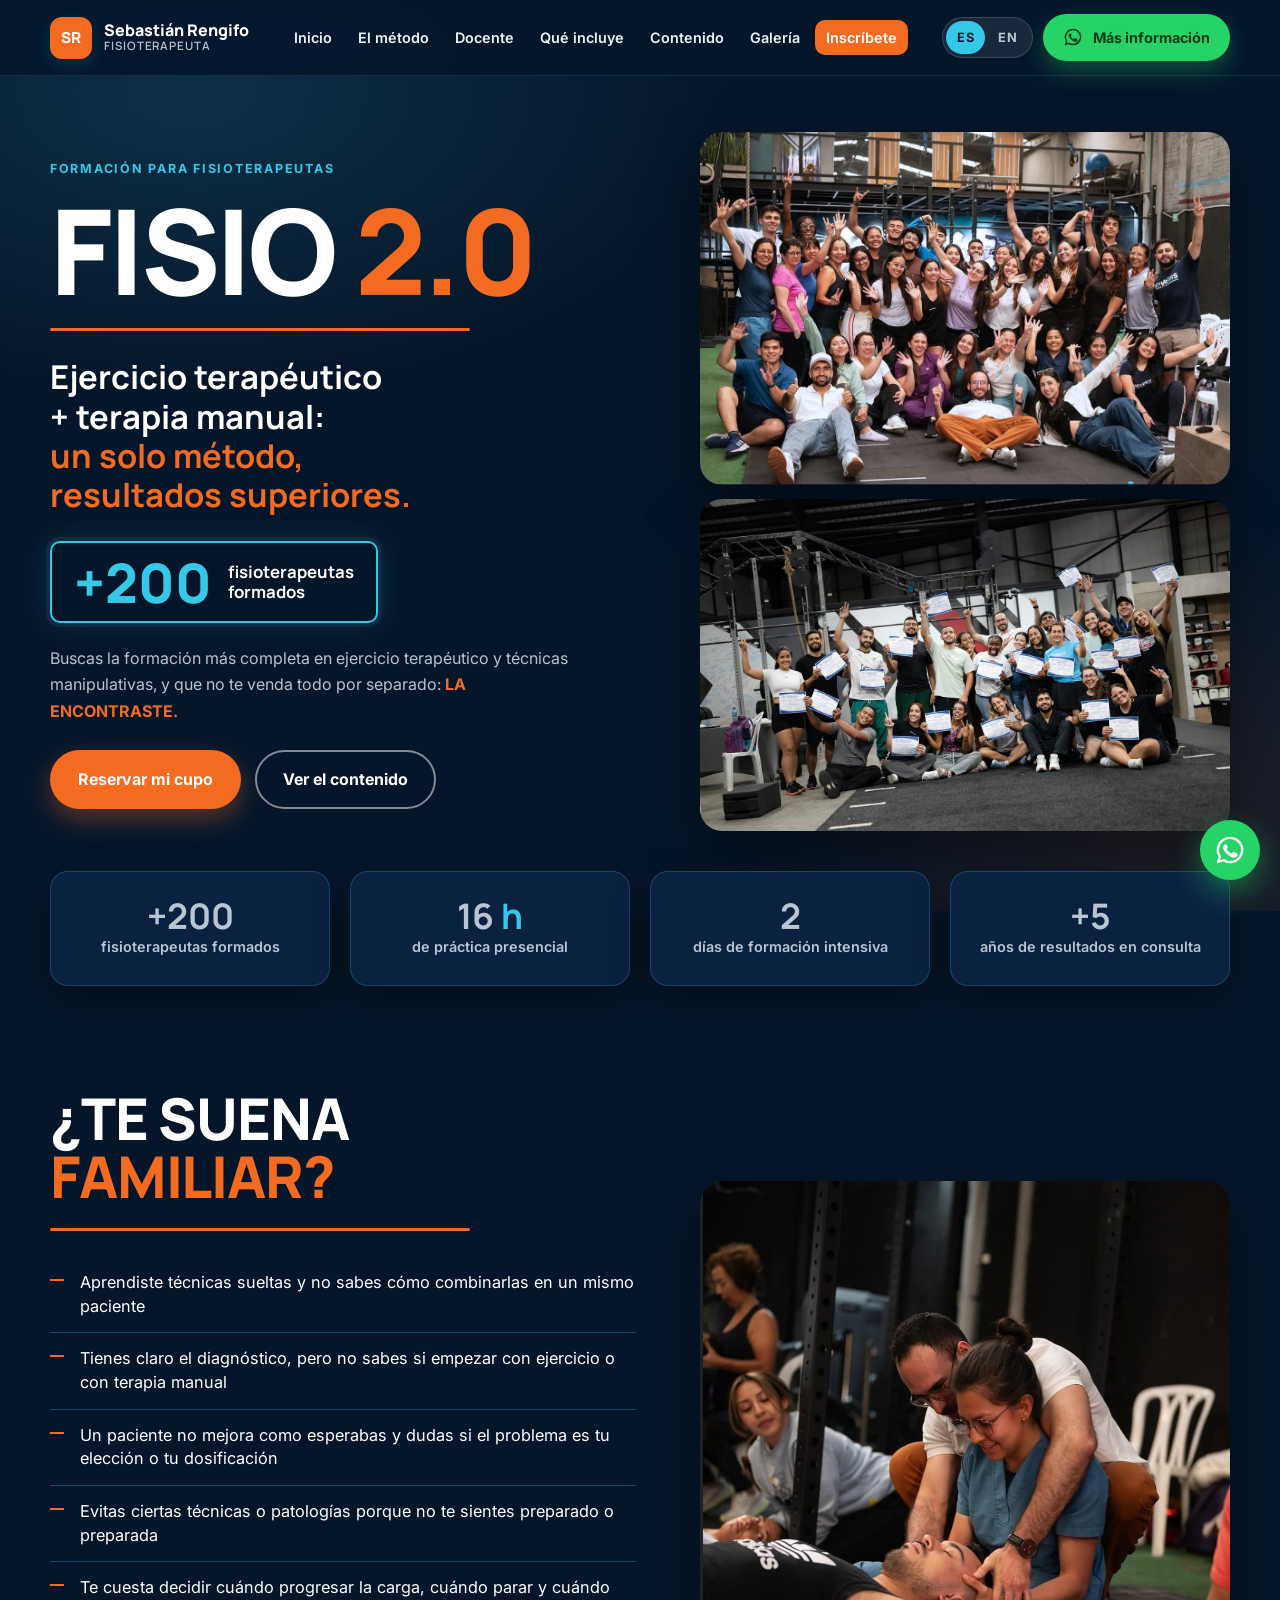
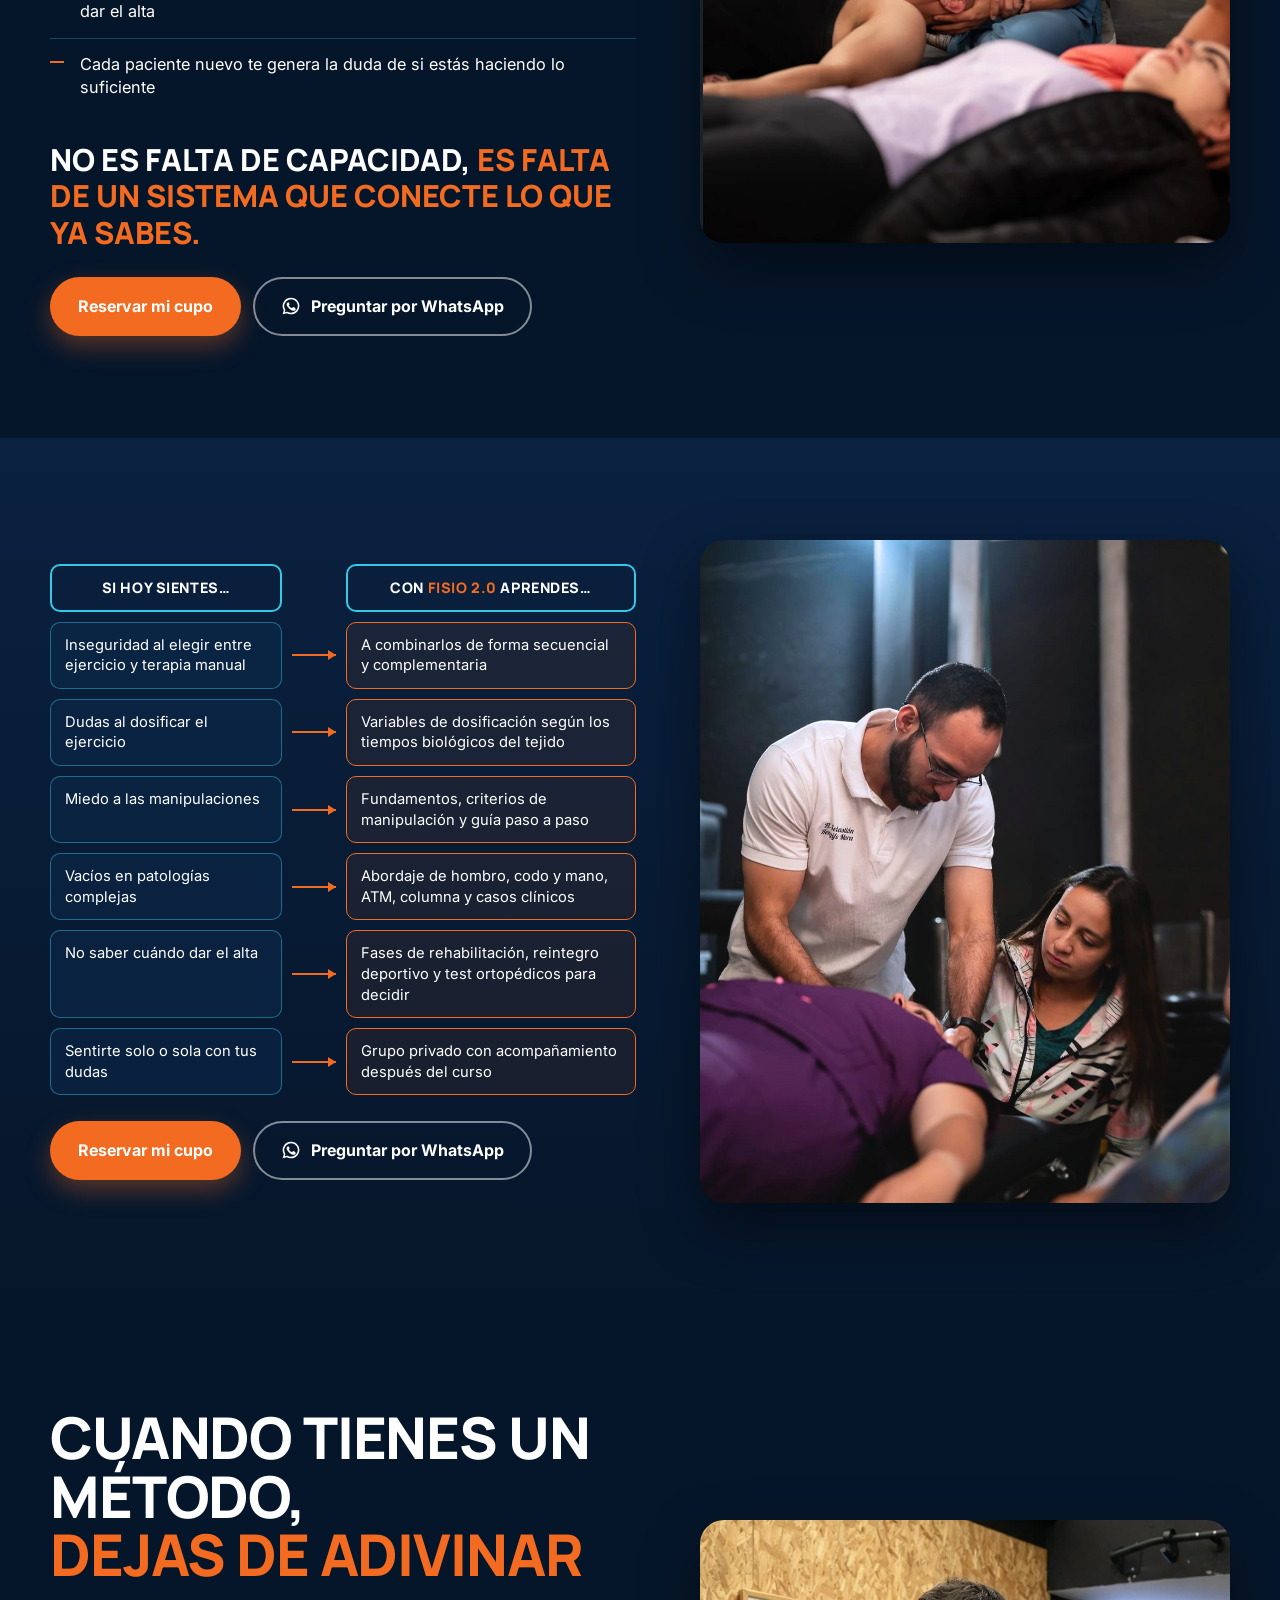
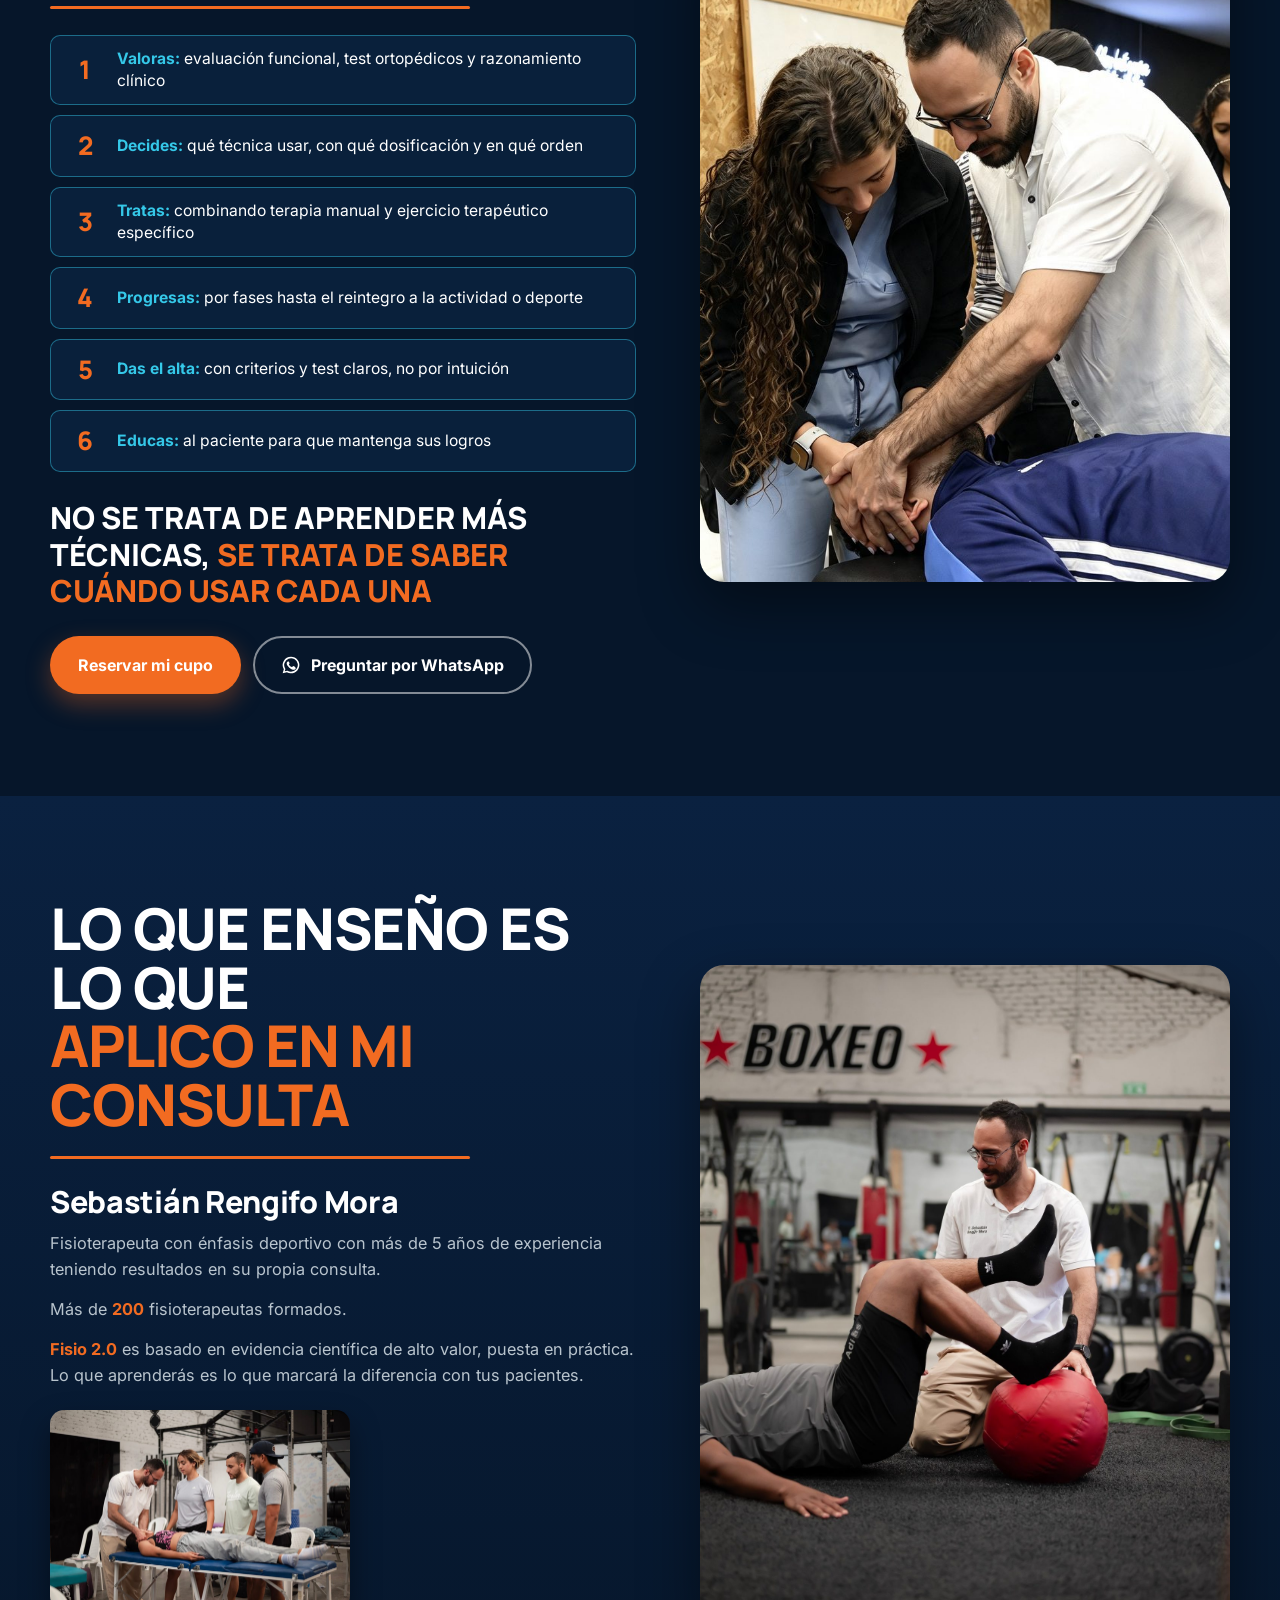
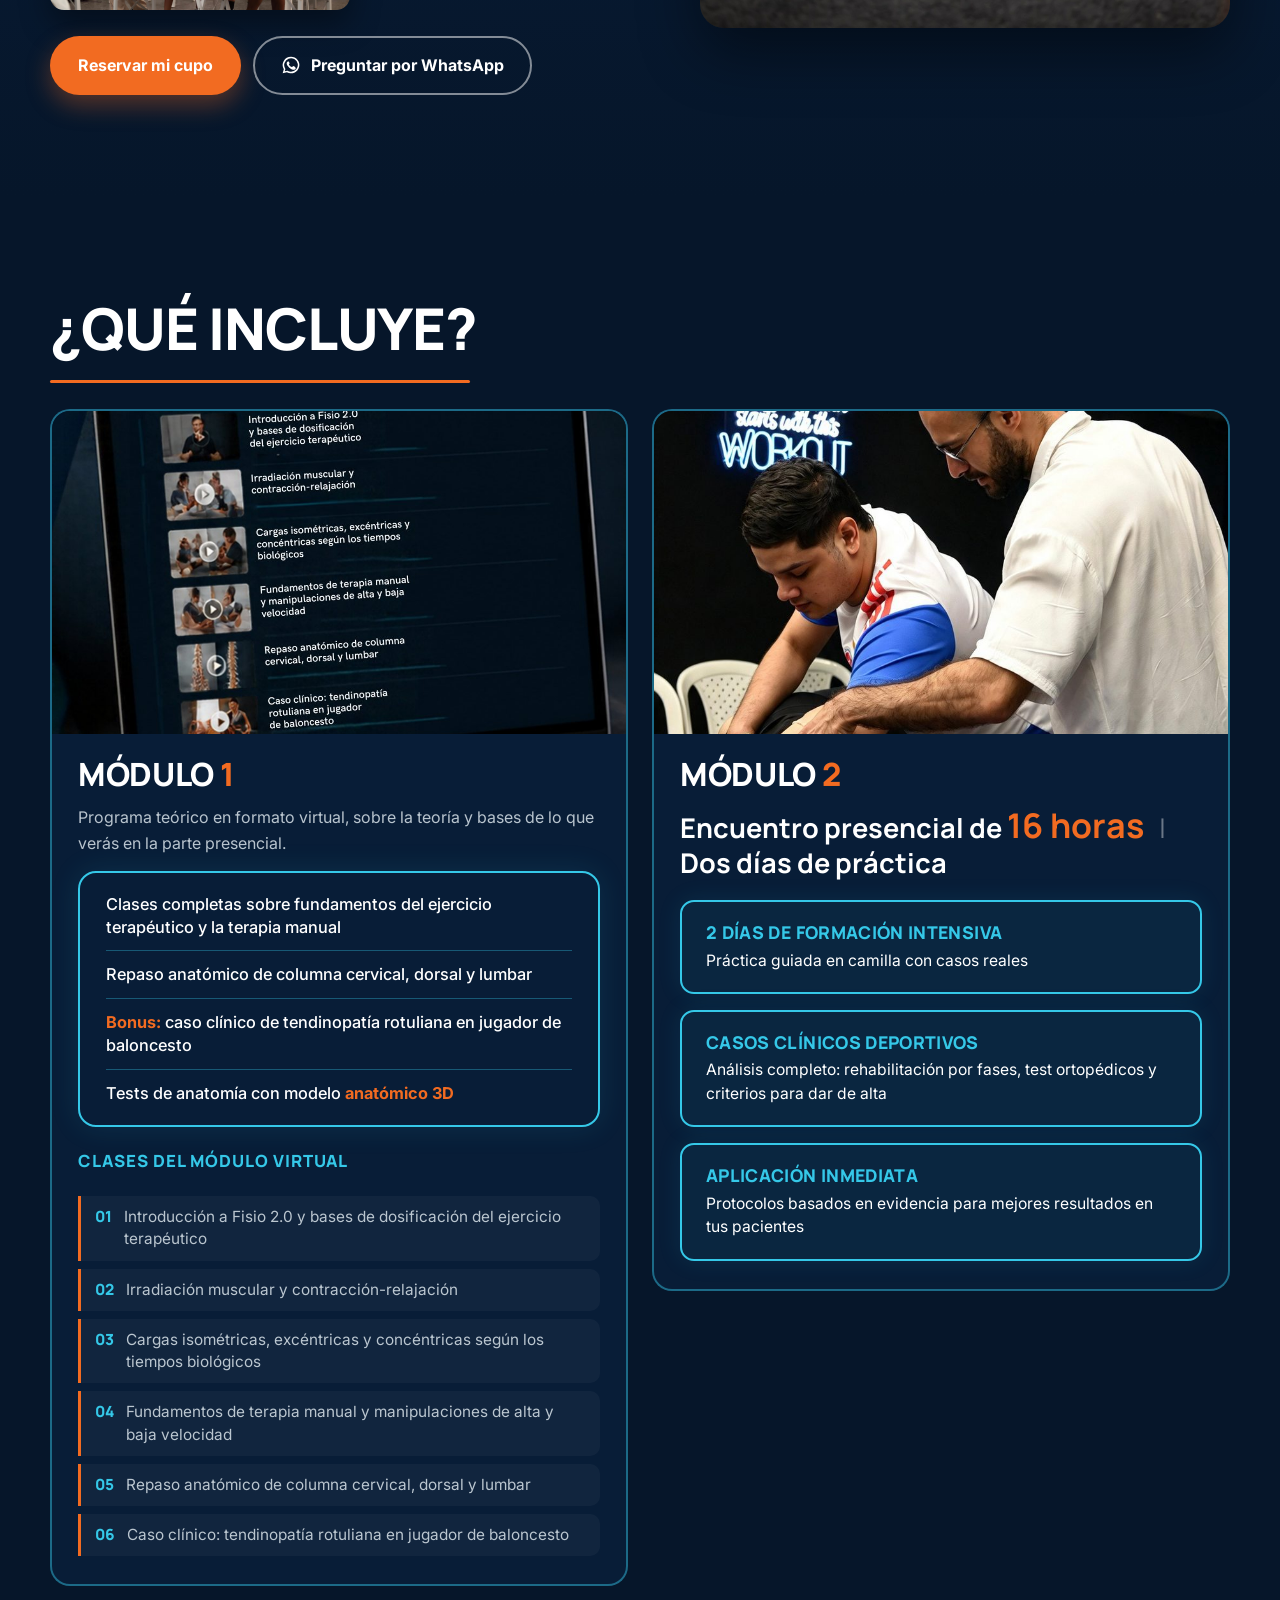
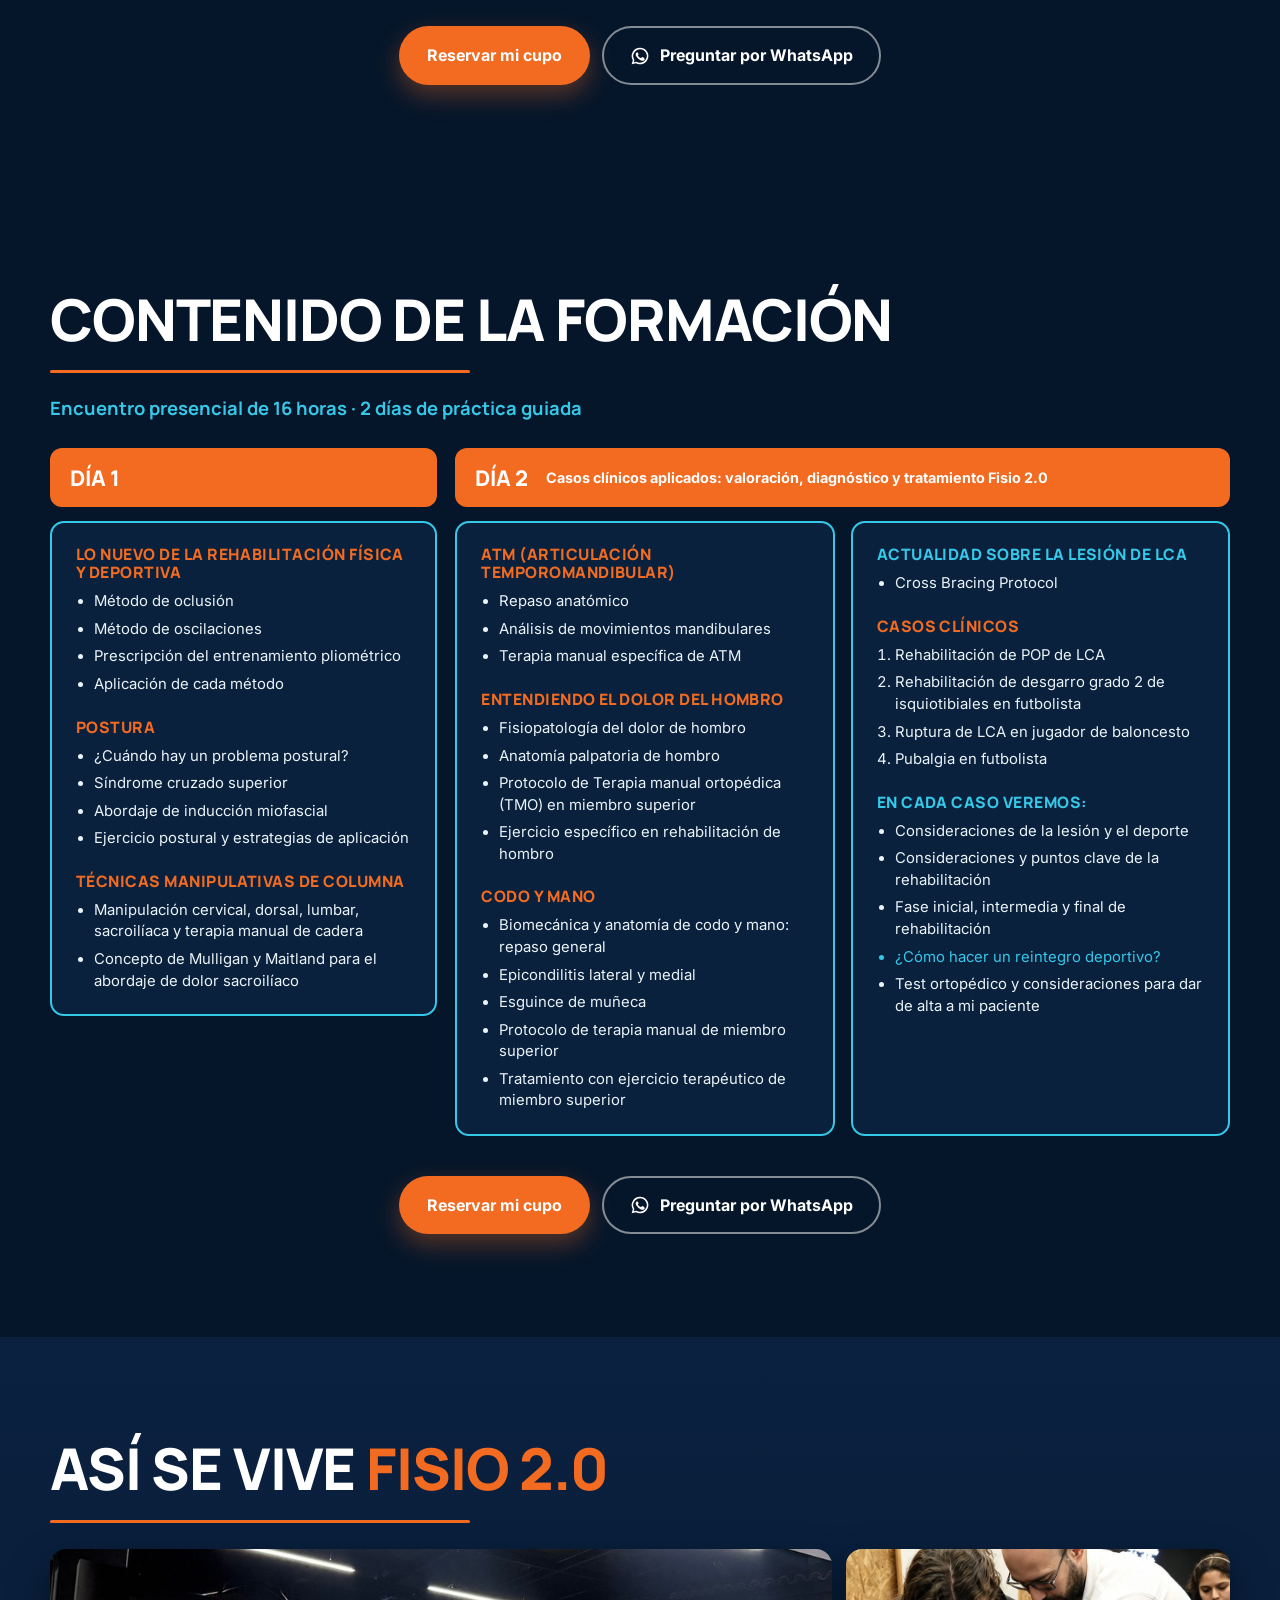
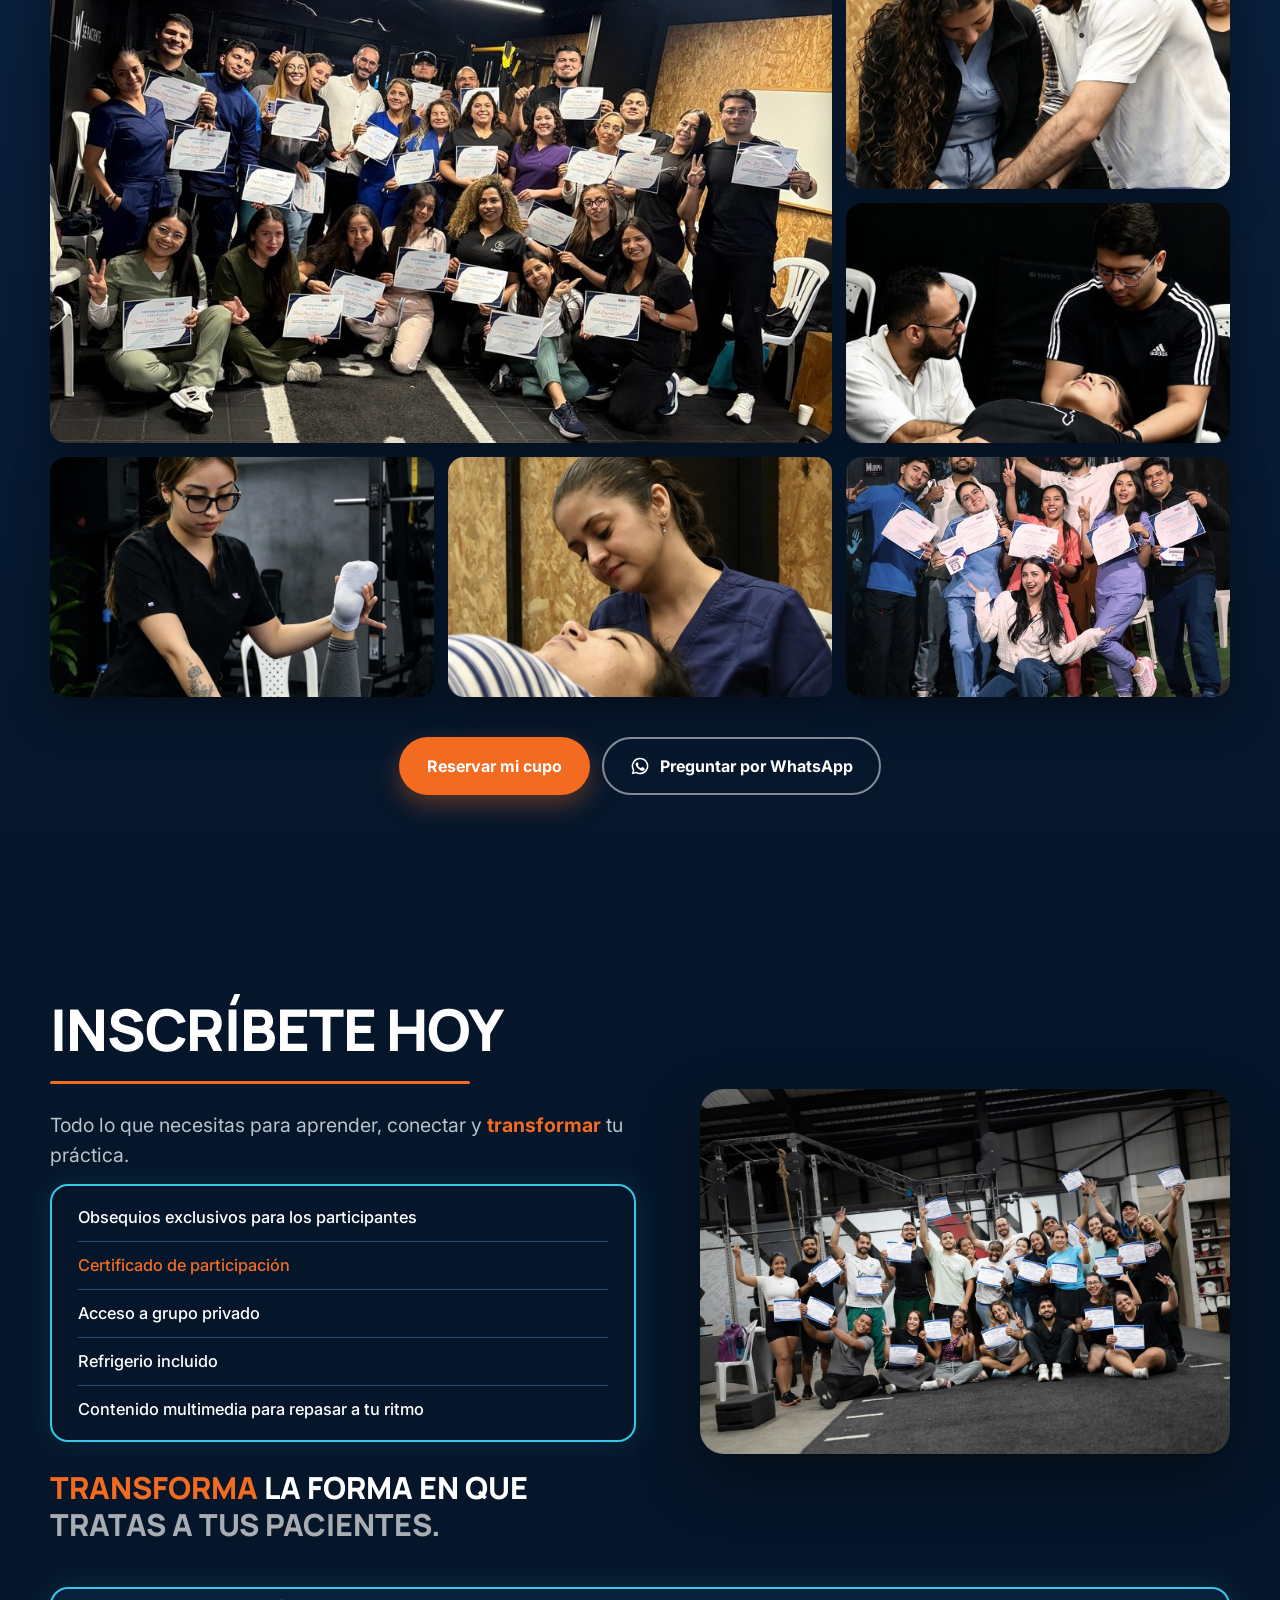
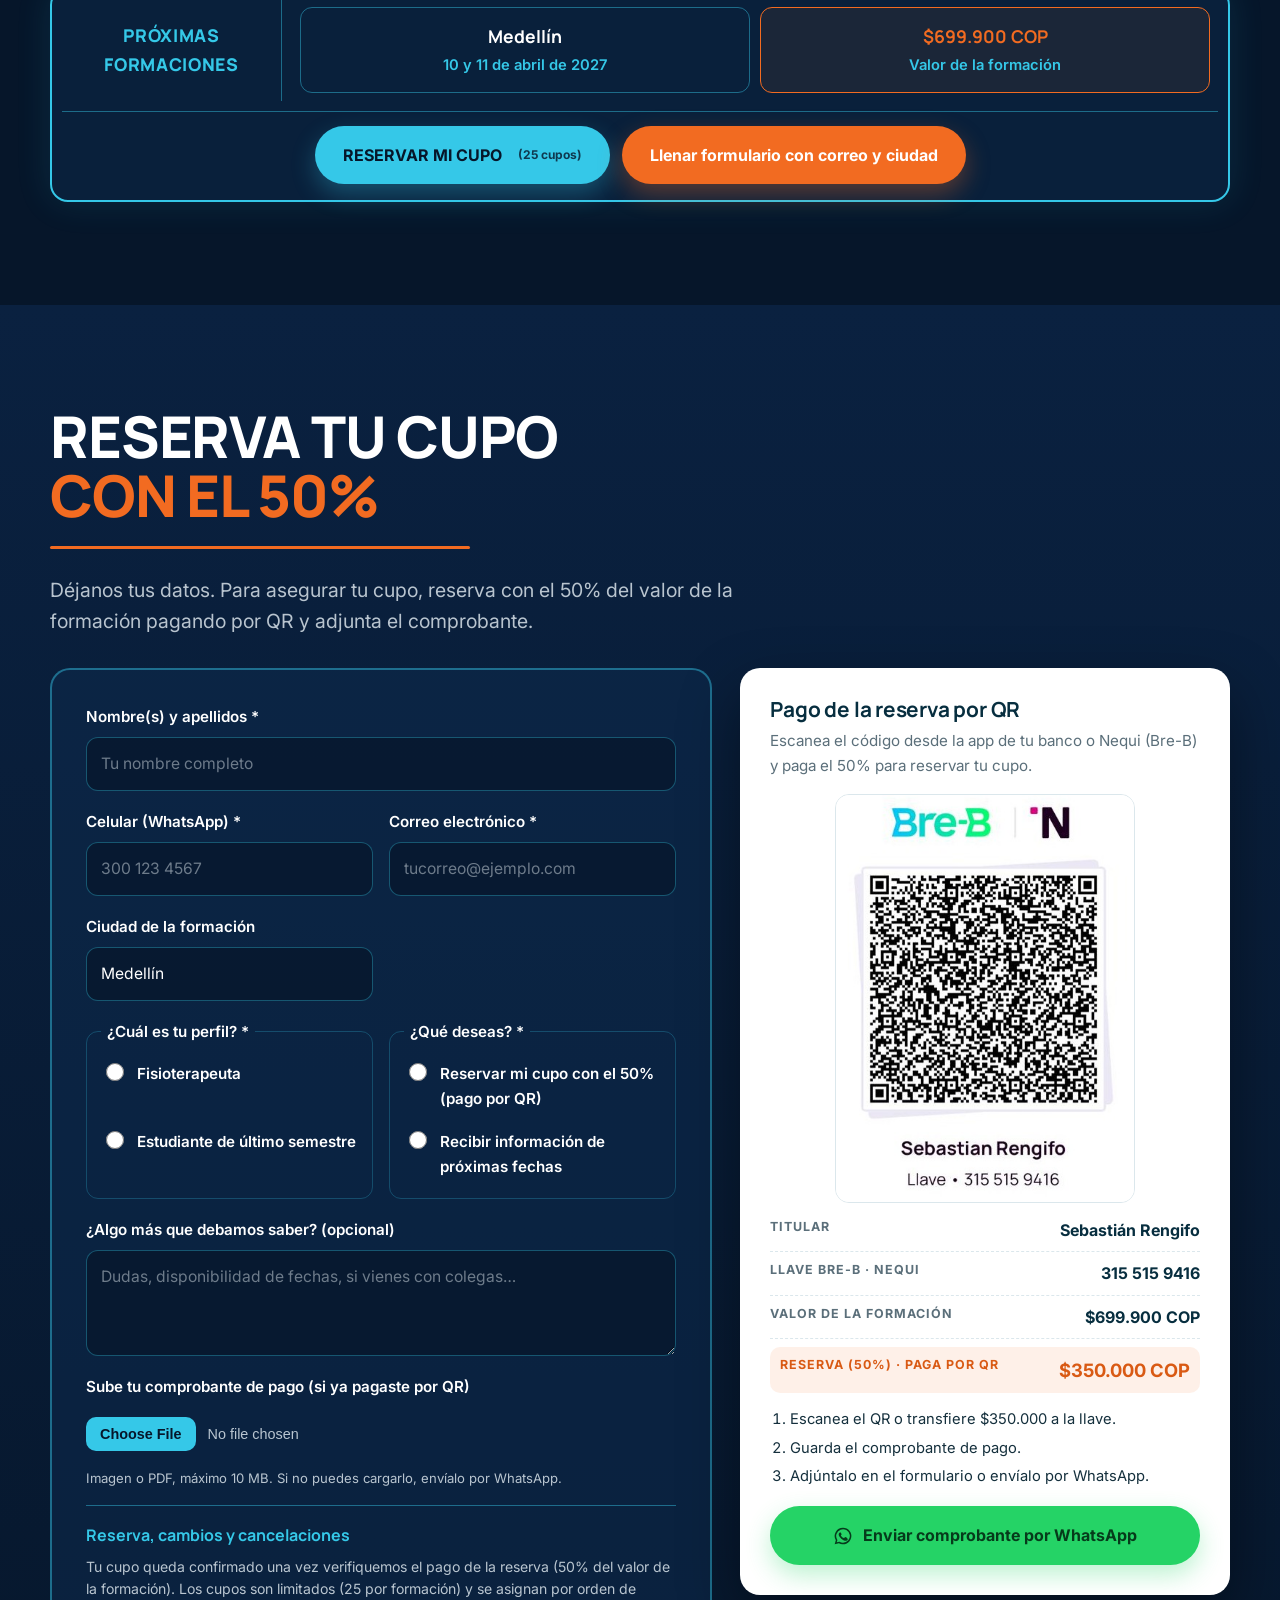
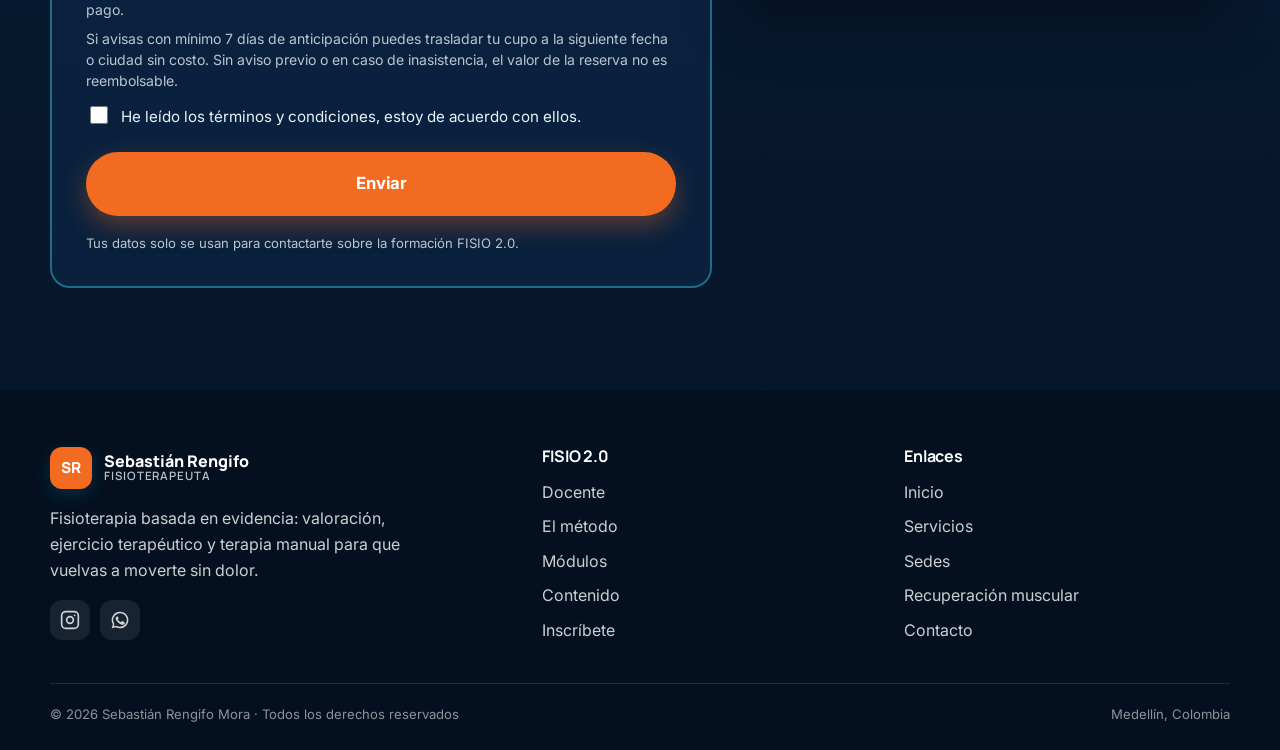
<file: cursos.html>
<!DOCTYPE html>
<html lang="es">
<head>
  <meta charset="UTF-8">
  <meta name="viewport" content="width=device-width, initial-scale=1.0">
  <title data-i18n="cmeta.title">Formación FISIO 2.0 · Ejercicio terapéutico + terapia manual | Sebastián Rengifo</title>
  <meta name="description" data-i18n-content="cmeta.desc" content="Formación FISIO 2.0 para fisioterapeutas y estudiantes de último semestre: módulo virtual + encuentro presencial de 16 horas. Más de 200 fisioterapeutas formados. Reserva tu cupo.">
  <meta name="theme-color" content="#06162a">
  <meta name="keywords" content="curso fisioterapia, formación fisioterapeutas, ejercicio terapéutico, terapia manual, manipulación vertebral, curso fisioterapia Medellín, FISIO 2.0, Sebastián Rengifo">
  <meta name="author" content="Sebastián Rengifo Mora">
  <meta name="robots" content="index, follow, max-image-preview:large">
  <link rel="canonical" href="https://www.fisiosebastianrengifo.com/cursos.html">
  <link rel="alternate" hreflang="es" href="https://www.fisiosebastianrengifo.com/cursos.html">
  <link rel="alternate" hreflang="x-default" href="https://www.fisiosebastianrengifo.com/cursos.html">
  <!-- Open Graph (WhatsApp, Facebook, Instagram, LinkedIn) -->
  <meta property="og:type" content="website">
  <meta property="og:site_name" content="Sebastián Rengifo · Fisioterapeuta">
  <meta property="og:locale" content="es_CO">
  <meta property="og:url" content="https://www.fisiosebastianrengifo.com/cursos.html">
  <meta property="og:title" content="Formación FISIO 2.0 · Ejercicio terapéutico + terapia manual">
  <meta property="og:description" content="Un solo método, resultados superiores. Módulo virtual + 16 horas presenciales en Medellín, 10 y 11 de abril de 2027. +200 fisioterapeutas formados · 25 cupos.">
  <meta property="og:image" content="https://www.fisiosebastianrengifo.com/assets/img/cursos/og-fisio20.jpg">
  <meta property="og:image:secure_url" content="https://www.fisiosebastianrengifo.com/assets/img/cursos/og-fisio20.jpg">
  <meta property="og:image:type" content="image/jpeg">
  <meta property="og:image:width" content="1200">
  <meta property="og:image:height" content="630">
  <meta property="og:image:alt" content="Formación FISIO 2.0 con Sebastián Rengifo: grupo de fisioterapeutas formados">
  <!-- Twitter / X -->
  <meta name="twitter:card" content="summary_large_image">
  <meta name="twitter:title" content="Formación FISIO 2.0 · Ejercicio terapéutico + terapia manual">
  <meta name="twitter:description" content="Módulo virtual + 16 h presenciales en Medellín · 10 y 11 de abril de 2027 · +200 fisioterapeutas formados.">
  <meta name="twitter:image" content="https://www.fisiosebastianrengifo.com/assets/img/cursos/og-fisio20.jpg">
  <link rel="icon" href="assets/favicon.svg" type="image/svg+xml">
  <link rel="preconnect" href="https://fonts.googleapis.com">
  <link rel="preconnect" href="https://fonts.gstatic.com" crossorigin>
  <link href="https://fonts.googleapis.com/css2?family=Inter:wght@400;500;600;700&family=Manrope:wght@600;700;800&display=swap" rel="stylesheet">
  <link rel="stylesheet" href="css/styles.css">
  <!-- Datos estructurados para Google (curso / evento) -->
  <script type="application/ld+json">
  {
    "@context": "https://schema.org",
    "@type": "Course",
    "name": "Formación FISIO 2.0 · Ejercicio terapéutico + terapia manual",
    "description": "Formación para fisioterapeutas y estudiantes de último semestre: módulo virtual de clases pregrabadas + encuentro presencial de 16 horas con práctica guiada, casos clínicos deportivos y técnicas manipulativas.",
    "url": "https://www.fisiosebastianrengifo.com/cursos.html",
    "image": "https://www.fisiosebastianrengifo.com/assets/img/cursos/og-fisio20.jpg",
    "provider": { "@type": "Organization", "name": "Sebastián Rengifo · Fisioterapeuta", "url": "https://www.fisiosebastianrengifo.com/" },
    "instructor": { "@type": "Person", "name": "Sebastián Rengifo Mora", "jobTitle": "Fisioterapeuta con énfasis deportivo" },
    "inLanguage": "es",
    "offers": { "@type": "Offer", "price": "699900", "priceCurrency": "COP", "availability": "https://schema.org/LimitedAvailability", "url": "https://www.fisiosebastianrengifo.com/cursos.html#formulario", "validFrom": "2026-11-01" },
    "hasCourseInstance": {
      "@type": "CourseInstance", "courseMode": ["online", "onsite"], "courseWorkload": "PT16H",
      "startDate": "2027-04-10", "endDate": "2027-04-11",
      "location": { "@type": "Place", "name": "Medellín, Colombia", "address": { "@type": "PostalAddress", "addressLocality": "Medellín", "addressRegion": "Antioquia", "addressCountry": "CO" } }
    }
  }
  </script>
</head>
<body class="page-fisio">

<header class="header" id="header">
  <div class="container nav">
    <a href="index.html" class="brand" aria-label="Sebastián Rengifo Fisioterapia">
      <span class="brand-mark">SR</span>
      <span class="brand-text">Sebastián Rengifo <small data-i18n="brand.sub">Fisioterapeuta</small></span>
    </a>
    <nav aria-label="Principal">
      <ul class="nav-links" id="navLinks">
        <li><a href="index.html" data-i18n="nav.home">Inicio</a></li>
        <li><a href="#metodo" data-i18n="cnav.method">El método</a></li>
        <li><a href="#docente" data-i18n="cnav.teacher">Docente</a></li>
        <li><a href="#modulos" data-i18n="cnav.modules">Qué incluye</a></li>
        <li><a href="#contenido" data-i18n="cnav.content">Contenido</a></li>
        <li><a href="#galeria" data-i18n="cnav.gallery">Galería</a></li>
        <li><a href="#inscripcion" class="nav-cta" data-i18n="cnav.enroll">Inscríbete</a></li>
      </ul>
    </nav>
    <div class="nav-actions">
      <div class="lang-toggle" role="group" aria-label="Idioma / Language">
        <button type="button" data-lang="es" class="active">ES</button>
        <button type="button" data-lang="en">EN</button>
      </div>
      <a class="btn btn-whatsapp btn-sm" data-wa="Hola Sebastián, quiero información sobre la formación FISIO 2.0." data-i18n-wa="wa.course" target="_blank" rel="noopener">
        <svg viewBox="0 0 24 24" fill="currentColor"><path d="M12 2a10 10 0 0 0-8.6 15.1L2 22l5.1-1.3A10 10 0 1 0 12 2zm0 18.2a8.2 8.2 0 0 1-4.2-1.2l-.3-.2-3 .8.8-2.9-.2-.3A8.2 8.2 0 1 1 12 20.2zm4.5-6.1c-.2-.1-1.5-.7-1.7-.8s-.4-.1-.6.1-.6.8-.8 1-.3.2-.5.1a6.7 6.7 0 0 1-3.3-2.9c-.3-.4.2-.4.7-1.3.1-.2 0-.3 0-.4l-.8-1.8c-.2-.5-.4-.4-.6-.4h-.5a1 1 0 0 0-.7.3 3 3 0 0 0-.9 2.2 5.2 5.2 0 0 0 1.1 2.8 12 12 0 0 0 4.6 4.1c1.7.7 2.4.8 3.2.7a2.8 2.8 0 0 0 1.8-1.3 2.2 2.2 0 0 0 .2-1.3c-.1-.1-.3-.2-.5-.3z"/></svg>
        <span data-i18n="cnav.info">Más información</span>
      </a>
      <button class="menu-btn" id="menuBtn" aria-label="Abrir menú" aria-expanded="false"><span></span><span></span><span></span></button>
    </div>
  </div>
</header>

<main class="f2">

<!-- ================= 1. PORTADA ================= -->
<section class="f2-hero" id="inicio">
  <div class="container f2-hero-grid">
    <div class="reveal-left">
      <span class="f2-eyebrow" data-i18n="f2.hero.eyebrow">Formación para fisioterapeutas</span>
      <h1 class="f2-logo">FISIO <span>2.0</span></h1>
      <div class="f2-rule"></div>
      <p class="f2-hero-sub" data-i18n-html="f2.hero.sub">Ejercicio terapéutico<br>+ terapia manual:<br><em>un solo método,<br>resultados superiores.</em></p>
      <div class="f2-counter">
        <strong><span class="counter" data-target="200" data-prefix="+">+200</span></strong>
        <span data-i18n-html="f2.hero.counter">fisioterapeutas<br>formados</span>
      </div>
      <p class="f2-hero-text" data-i18n-html="f2.hero.p1">Buscas la formación más completa en ejercicio terapéutico y técnicas manipulativas, y que no te venda todo por separado: <em>LA ENCONTRASTE.</em></p>
      <div class="hero-actions">
        <a class="btn f2-btn-orange" href="#inscripcion" data-i18n="f2.hero.cta1">Reservar mi cupo</a>
        <a class="btn btn-ghost-light" href="#contenido" data-i18n="f2.hero.cta2">Ver el contenido</a>
      </div>
    </div>
    <div class="f2-hero-photos reveal-right">
      <img src="assets/img/cursos/brochure-grupo.jpg" alt="Grupo de fisioterapeutas formados en FISIO 2.0" fetchpriority="high">
      <img src="assets/img/cursos/grupo.jpg" alt="Participantes con sus certificados FISIO 2.0" loading="lazy">
    </div>
  </div>
</section>

<!-- ================= STATS ================= -->
<section class="container">
  <div class="stats f2-stats reveal" data-stagger>
    <div class="stat" style="--i:0"><strong><span class="counter" data-target="200" data-prefix="+"></span></strong><span data-i18n="cstats.physios">fisioterapeutas formados</span></div>
    <div class="stat" style="--i:1"><strong><span class="counter" data-target="16"></span> h</strong><span data-i18n="cstats.hours">de práctica presencial</span></div>
    <div class="stat" style="--i:2"><strong><span class="counter" data-target="2"></span></strong><span data-i18n="cstats.days">días de formación intensiva</span></div>
    <div class="stat" style="--i:3"><strong><span class="counter" data-target="5" data-prefix="+"></span></strong><span data-i18n="cstats.years">años de resultados en consulta</span></div>
  </div>
</section>

<!-- ================= 2. ¿TE SUENA FAMILIAR? ================= -->
<section class="f2-section" id="familiar">
  <div class="container f2-split">
    <div class="reveal-left">
      <h2 class="f2-title" data-i18n-html="f2.fam.title">¿TE SUENA<br><span>FAMILIAR?</span></h2>
      <div class="f2-rule"></div>
      <ul class="f2-pain-list reveal" data-stagger>
        <li style="--i:0" data-i18n="f2.fam.l1">Aprendiste técnicas sueltas y no sabes cómo combinarlas en un mismo paciente</li>
        <li style="--i:1" data-i18n="f2.fam.l2">Tienes claro el diagnóstico, pero no sabes si empezar con ejercicio o con terapia manual</li>
        <li style="--i:2" data-i18n="f2.fam.l3">Un paciente no mejora como esperabas y dudas si el problema es tu elección o tu dosificación</li>
        <li style="--i:3" data-i18n="f2.fam.l4">Evitas ciertas técnicas o patologías porque no te sientes preparado o preparada</li>
        <li style="--i:4" data-i18n="f2.fam.l5">Te cuesta decidir cuándo progresar la carga, cuándo parar y cuándo dar el alta</li>
        <li style="--i:5" data-i18n="f2.fam.l6">Cada paciente nuevo te genera la duda de si estás haciendo lo suficiente</li>
      </ul>
      <p class="f2-claim" data-i18n-html="f2.fam.claim">NO ES FALTA DE CAPACIDAD, <em>ES FALTA DE UN SISTEMA QUE CONECTE LO QUE YA SABES.</em></p>
      <div class="f2-cta">
        <a class="btn f2-btn-orange" href="#formulario" data-i18n="f2.cta.reserve">Reservar mi cupo</a>
        <a class="btn btn-ghost-light" data-wa="Hola Sebastián, quiero información sobre la formación FISIO 2.0." data-i18n-wa="wa.course" target="_blank" rel="noopener"><svg viewBox="0 0 24 24" fill="currentColor"><path d="M12 2a10 10 0 0 0-8.6 15.1L2 22l5.1-1.3A10 10 0 1 0 12 2zm0 18.2a8.2 8.2 0 0 1-4.2-1.2l-.3-.2-3 .8.8-2.9-.2-.3A8.2 8.2 0 1 1 12 20.2zm4.5-6.1c-.2-.1-1.5-.7-1.7-.8s-.4-.1-.6.1-.6.8-.8 1-.3.2-.5.1a6.7 6.7 0 0 1-3.3-2.9c-.3-.4.2-.4.7-1.3.1-.2 0-.3 0-.4l-.8-1.8c-.2-.5-.4-.4-.6-.4h-.5a1 1 0 0 0-.7.3 3 3 0 0 0-.9 2.2 5.2 5.2 0 0 0 1.1 2.8 12 12 0 0 0 4.6 4.1c1.7.7 2.4.8 3.2.7a2.8 2.8 0 0 0 1.8-1.3 2.2 2.2 0 0 0 .2-1.3c-.1-.1-.3-.2-.5-.3z"/></svg><span data-i18n="f2.cta.wa">Preguntar por WhatsApp</span></a>
      </div>
    </div>
    <div class="f2-photo-tall reveal-right">
      <img src="assets/img/cursos/metodo.jpg" alt="Práctica de terapia manual cervical guiada por Sebastián Rengifo" loading="lazy">
    </div>
  </div>
</section>

<!-- ================= 3. SI HOY SIENTES / CON FISIO 2.0 APRENDES ================= -->
<section class="f2-section f2-section-alt" id="aprendes">
  <div class="container f2-split">
    <div class="reveal-left">
      <div class="f2-compare">
        <div class="f2-compare-head">
          <span data-i18n="f2.cmp.h1">SI HOY SIENTES…</span>
          <span class="f2-compare-head-right" data-i18n-html="f2.cmp.h2">CON <em>FISIO 2.0</em> APRENDES…</span>
        </div>
        <div class="f2-compare-row" style="--i:0"><div data-i18n="f2.cmp.a1">Inseguridad al elegir entre ejercicio y terapia manual</div><div class="f2-compare-arrow"></div><div data-i18n="f2.cmp.b1">A combinarlos de forma secuencial y complementaria</div></div>
        <div class="f2-compare-row" style="--i:1"><div data-i18n="f2.cmp.a2">Dudas al dosificar el ejercicio</div><div class="f2-compare-arrow"></div><div data-i18n="f2.cmp.b2">Variables de dosificación según los tiempos biológicos del tejido</div></div>
        <div class="f2-compare-row" style="--i:2"><div data-i18n="f2.cmp.a3">Miedo a las manipulaciones</div><div class="f2-compare-arrow"></div><div data-i18n="f2.cmp.b3">Fundamentos, criterios de manipulación y guía paso a paso</div></div>
        <div class="f2-compare-row" style="--i:3"><div data-i18n="f2.cmp.a4">Vacíos en patologías complejas</div><div class="f2-compare-arrow"></div><div data-i18n="f2.cmp.b4">Abordaje de hombro, codo y mano, ATM, columna y casos clínicos</div></div>
        <div class="f2-compare-row" style="--i:4"><div data-i18n="f2.cmp.a5">No saber cuándo dar el alta</div><div class="f2-compare-arrow"></div><div data-i18n="f2.cmp.b5">Fases de rehabilitación, reintegro deportivo y test ortopédicos para decidir</div></div>
        <div class="f2-compare-row" style="--i:5"><div data-i18n="f2.cmp.a6">Sentirte solo o sola con tus dudas</div><div class="f2-compare-arrow"></div><div data-i18n="f2.cmp.b6">Grupo privado con acompañamiento después del curso</div></div>
      </div>
      <div class="f2-cta">
        <a class="btn f2-btn-orange" href="#formulario" data-i18n="f2.cta.reserve">Reservar mi cupo</a>
        <a class="btn btn-ghost-light" data-wa="Hola Sebastián, quiero información sobre la formación FISIO 2.0." data-i18n-wa="wa.course" target="_blank" rel="noopener"><svg viewBox="0 0 24 24" fill="currentColor"><path d="M12 2a10 10 0 0 0-8.6 15.1L2 22l5.1-1.3A10 10 0 1 0 12 2zm0 18.2a8.2 8.2 0 0 1-4.2-1.2l-.3-.2-3 .8.8-2.9-.2-.3A8.2 8.2 0 1 1 12 20.2zm4.5-6.1c-.2-.1-1.5-.7-1.7-.8s-.4-.1-.6.1-.6.8-.8 1-.3.2-.5.1a6.7 6.7 0 0 1-3.3-2.9c-.3-.4.2-.4.7-1.3.1-.2 0-.3 0-.4l-.8-1.8c-.2-.5-.4-.4-.6-.4h-.5a1 1 0 0 0-.7.3 3 3 0 0 0-.9 2.2 5.2 5.2 0 0 0 1.1 2.8 12 12 0 0 0 4.6 4.1c1.7.7 2.4.8 3.2.7a2.8 2.8 0 0 0 1.8-1.3 2.2 2.2 0 0 0 .2-1.3c-.1-.1-.3-.2-.5-.3z"/></svg><span data-i18n="f2.cta.wa">Preguntar por WhatsApp</span></a>
      </div>
    </div>
    <div class="f2-photo-tall reveal-right">
      <img src="assets/img/cursos/aprendes.jpg" alt="Sebastián Rengifo guiando una técnica a una participante" loading="lazy">
    </div>
  </div>
</section>

<!-- ================= 4. CUANDO TIENES UN MÉTODO ================= -->
<section class="f2-section" id="metodo">
  <div class="container f2-split">
    <div class="reveal-left">
      <h2 class="f2-title" data-i18n-html="f2.met.title">CUANDO TIENES UN MÉTODO,<br><span>DEJAS DE ADIVINAR</span></h2>
      <div class="f2-rule"></div>
      <ol class="f2-steps reveal" data-stagger>
        <li style="--i:0"><span data-i18n-html="f2.met.s1"><em>Valoras:</em> evaluación funcional, test ortopédicos y razonamiento clínico</span></li>
        <li style="--i:1"><span data-i18n-html="f2.met.s2"><em>Decides:</em> qué técnica usar, con qué dosificación y en qué orden</span></li>
        <li style="--i:2"><span data-i18n-html="f2.met.s3"><em>Tratas:</em> combinando terapia manual y ejercicio terapéutico específico</span></li>
        <li style="--i:3"><span data-i18n-html="f2.met.s4"><em>Progresas:</em> por fases hasta el reintegro a la actividad o deporte</span></li>
        <li style="--i:4"><span data-i18n-html="f2.met.s5"><em>Das el alta:</em> con criterios y test claros, no por intuición</span></li>
        <li style="--i:5"><span data-i18n-html="f2.met.s6"><em>Educas:</em> al paciente para que mantenga sus logros</span></li>
      </ol>
      <p class="f2-claim" data-i18n-html="f2.met.claim">NO SE TRATA DE APRENDER MÁS TÉCNICAS, <em>SE TRATA DE SABER CUÁNDO USAR CADA UNA</em></p>
      <div class="f2-cta">
        <a class="btn f2-btn-orange" href="#formulario" data-i18n="f2.cta.reserve">Reservar mi cupo</a>
        <a class="btn btn-ghost-light" data-wa="Hola Sebastián, quiero información sobre la formación FISIO 2.0." data-i18n-wa="wa.course" target="_blank" rel="noopener"><svg viewBox="0 0 24 24" fill="currentColor"><path d="M12 2a10 10 0 0 0-8.6 15.1L2 22l5.1-1.3A10 10 0 1 0 12 2zm0 18.2a8.2 8.2 0 0 1-4.2-1.2l-.3-.2-3 .8.8-2.9-.2-.3A8.2 8.2 0 1 1 12 20.2zm4.5-6.1c-.2-.1-1.5-.7-1.7-.8s-.4-.1-.6.1-.6.8-.8 1-.3.2-.5.1a6.7 6.7 0 0 1-3.3-2.9c-.3-.4.2-.4.7-1.3.1-.2 0-.3 0-.4l-.8-1.8c-.2-.5-.4-.4-.6-.4h-.5a1 1 0 0 0-.7.3 3 3 0 0 0-.9 2.2 5.2 5.2 0 0 0 1.1 2.8 12 12 0 0 0 4.6 4.1c1.7.7 2.4.8 3.2.7a2.8 2.8 0 0 0 1.8-1.3 2.2 2.2 0 0 0 .2-1.3c-.1-.1-.3-.2-.5-.3z"/></svg><span data-i18n="f2.cta.wa">Preguntar por WhatsApp</span></a>
      </div>
    </div>
    <div class="f2-photo-tall reveal-right">
      <img src="assets/img/cursos/g1.jpg" alt="Sebastián Rengifo corrigiendo una técnica de terapia manual" loading="lazy">
    </div>
  </div>
</section>

<!-- ================= 5. DOCENTE ================= -->
<section class="f2-section f2-section-alt" id="docente">
  <div class="container f2-split">
    <div class="reveal-left">
      <h2 class="f2-title" data-i18n-html="f2.teacher.title">LO QUE ENSEÑO ES LO QUE<br><span>APLICO EN MI CONSULTA</span></h2>
      <div class="f2-rule"></div>
      <h3 class="f2-name">Sebastián Rengifo Mora</h3>
      <p class="f2-text" data-i18n="f2.teacher.p1">Fisioterapeuta con énfasis deportivo con más de 5 años de experiencia teniendo resultados en su propia consulta.</p>
      <p class="f2-text" data-i18n-html="f2.teacher.p2">Más de <em>200</em> fisioterapeutas formados.</p>
      <p class="f2-text" data-i18n-html="f2.teacher.p3"><em>Fisio 2.0</em> es basado en evidencia científica de alto valor, puesta en práctica. Lo que aprenderás es lo que marcará la diferencia con tus pacientes.</p>
      <figure class="f2-mini-photo"><img src="assets/img/cursos/practica.jpg" alt="Sebastián Rengifo enseñando en camilla a un grupo de fisioterapeutas" loading="lazy"></figure>
      <div class="f2-cta">
        <a class="btn f2-btn-orange" href="#formulario" data-i18n="f2.cta.reserve">Reservar mi cupo</a>
        <a class="btn btn-ghost-light" data-wa="Hola Sebastián, quiero información sobre la formación FISIO 2.0." data-i18n-wa="wa.course" target="_blank" rel="noopener"><svg viewBox="0 0 24 24" fill="currentColor"><path d="M12 2a10 10 0 0 0-8.6 15.1L2 22l5.1-1.3A10 10 0 1 0 12 2zm0 18.2a8.2 8.2 0 0 1-4.2-1.2l-.3-.2-3 .8.8-2.9-.2-.3A8.2 8.2 0 1 1 12 20.2zm4.5-6.1c-.2-.1-1.5-.7-1.7-.8s-.4-.1-.6.1-.6.8-.8 1-.3.2-.5.1a6.7 6.7 0 0 1-3.3-2.9c-.3-.4.2-.4.7-1.3.1-.2 0-.3 0-.4l-.8-1.8c-.2-.5-.4-.4-.6-.4h-.5a1 1 0 0 0-.7.3 3 3 0 0 0-.9 2.2 5.2 5.2 0 0 0 1.1 2.8 12 12 0 0 0 4.6 4.1c1.7.7 2.4.8 3.2.7a2.8 2.8 0 0 0 1.8-1.3 2.2 2.2 0 0 0 .2-1.3c-.1-.1-.3-.2-.5-.3z"/></svg><span data-i18n="f2.cta.wa">Preguntar por WhatsApp</span></a>
      </div>
    </div>
    <div class="f2-photo-tall reveal-right">
      <img src="assets/img/cursos/hero.jpg" alt="Sebastián Rengifo realizando ejercicio terapéutico" loading="lazy">
    </div>
  </div>
</section>

<!-- ================= 6. ¿QUÉ INCLUYE? MÓDULOS 1 Y 2 ================= -->
<section class="f2-section" id="modulos">
  <div class="container">
    <h2 class="f2-title reveal" data-i18n="f2.inc.title">¿QUÉ INCLUYE?</h2>
    <div class="f2-rule"></div>
    <div class="f2-modules reveal" data-stagger>

      <article class="f2-module" style="--i:0">
        <div class="f2-module-media"><img src="assets/img/cursos/modulo1-laptop.jpg" alt="Plataforma virtual FISIO 2.0 con las clases pregrabadas" loading="lazy"></div>
        <div class="f2-module-body">
          <h3 class="f2-module-title" data-i18n-html="f2.m1.title">MÓDULO <span>1</span></h3>
          <p class="f2-module-sub" data-i18n="f2.m1.lead">Programa teórico en formato virtual, sobre la teoría y bases de lo que verás en la parte presencial.</p>
          <ul class="f2-box-list f2-box-list-tight">
            <li data-i18n="f2.m1.l1">Clases completas sobre fundamentos del ejercicio terapéutico y la terapia manual</li>
            <li data-i18n="f2.m1.l2">Repaso anatómico de columna cervical, dorsal y lumbar</li>
            <li data-i18n-html="f2.m1.l3"><em>Bonus:</em> caso clínico de tendinopatía rotuliana en jugador de baloncesto</li>
            <li data-i18n-html="f2.m1.l4">Tests de anatomía con modelo <em>anatómico 3D</em></li>
          </ul>
          <h4 class="f2-subtitle" data-i18n="f2.m1.classes">Clases del módulo virtual</h4>
          <ol class="f2-classes">
            <li data-i18n="f2.m1.c1">Introducción a Fisio 2.0 y bases de dosificación del ejercicio terapéutico</li>
            <li data-i18n="f2.m1.c2">Irradiación muscular y contracción-relajación</li>
            <li data-i18n="f2.m1.c3">Cargas isométricas, excéntricas y concéntricas según los tiempos biológicos</li>
            <li data-i18n="f2.m1.c4">Fundamentos de terapia manual y manipulaciones de alta y baja velocidad</li>
            <li data-i18n="f2.m1.c5">Repaso anatómico de columna cervical, dorsal y lumbar</li>
            <li data-i18n="f2.m1.c6">Caso clínico: tendinopatía rotuliana en jugador de baloncesto</li>
          </ol>
        </div>
      </article>

      <article class="f2-module" style="--i:1">
        <div class="f2-module-media"><img src="assets/img/cursos/docente.jpg" alt="Sebastián Rengifo guiando una técnica de terapia manual en el encuentro presencial" loading="lazy"></div>
        <div class="f2-module-body">
          <h3 class="f2-module-title" data-i18n-html="f2.m2.title">MÓDULO <span>2</span></h3>
          <p class="f2-m2-sub" data-i18n-html="f2.m2.sub">Encuentro presencial de <em>16 horas</em> <span class="f2-sep">|</span> Dos días de práctica</p>
          <div class="f2-cards">
            <div class="f2-card"><h3 data-i18n="f2.m2.c1t">2 DÍAS DE FORMACIÓN INTENSIVA</h3><p data-i18n="f2.m2.c1d">Práctica guiada en camilla con casos reales</p></div>
            <div class="f2-card"><h3 data-i18n="f2.m2.c2t">CASOS CLÍNICOS DEPORTIVOS</h3><p data-i18n="f2.m2.c2d">Análisis completo: rehabilitación por fases, test ortopédicos y criterios para dar de alta</p></div>
            <div class="f2-card"><h3 data-i18n="f2.m2.c3t">APLICACIÓN INMEDIATA</h3><p data-i18n="f2.m2.c3d">Protocolos basados en evidencia para mejores resultados en tus pacientes</p></div>
          </div>
        </div>
      </article>

    </div>
      <div class="f2-cta f2-cta-center">
        <a class="btn f2-btn-orange" href="#formulario" data-i18n="f2.cta.reserve">Reservar mi cupo</a>
        <a class="btn btn-ghost-light" data-wa="Hola Sebastián, quiero información sobre la formación FISIO 2.0." data-i18n-wa="wa.course" target="_blank" rel="noopener"><svg viewBox="0 0 24 24" fill="currentColor"><path d="M12 2a10 10 0 0 0-8.6 15.1L2 22l5.1-1.3A10 10 0 1 0 12 2zm0 18.2a8.2 8.2 0 0 1-4.2-1.2l-.3-.2-3 .8.8-2.9-.2-.3A8.2 8.2 0 1 1 12 20.2zm4.5-6.1c-.2-.1-1.5-.7-1.7-.8s-.4-.1-.6.1-.6.8-.8 1-.3.2-.5.1a6.7 6.7 0 0 1-3.3-2.9c-.3-.4.2-.4.7-1.3.1-.2 0-.3 0-.4l-.8-1.8c-.2-.5-.4-.4-.6-.4h-.5a1 1 0 0 0-.7.3 3 3 0 0 0-.9 2.2 5.2 5.2 0 0 0 1.1 2.8 12 12 0 0 0 4.6 4.1c1.7.7 2.4.8 3.2.7a2.8 2.8 0 0 0 1.8-1.3 2.2 2.2 0 0 0 .2-1.3c-.1-.1-.3-.2-.5-.3z"/></svg><span data-i18n="f2.cta.wa">Preguntar por WhatsApp</span></a>
      </div>
  </div>
</section>

<!-- ================= 6. CONTENIDO DE LA FORMACIÓN ================= -->
<section class="f2-section" id="contenido">
  <div class="container">
    <h2 class="f2-title reveal" data-i18n="f2.content.title">CONTENIDO DE LA FORMACIÓN</h2>
    <div class="f2-rule"></div>
    <p class="f2-content-sub" data-i18n="f2.content.sub">Encuentro presencial de 16 horas · 2 días de práctica guiada</p>

    <div class="f2-days reveal" data-stagger>
      <!-- DÍA 1 -->
      <div class="f2-day f2-day-1" style="--i:0">
        <div class="f2-day-head"><span data-i18n="f2.day1">DÍA 1</span></div>
        <div class="f2-day-body">
          <h4 data-i18n="f2.d1.t1">LO NUEVO DE LA REHABILITACIÓN FÍSICA Y DEPORTIVA</h4>
          <ul>
            <li data-i18n="f2.d1.t1.l1">Método de oclusión</li>
            <li data-i18n="f2.d1.t1.l2">Método de oscilaciones</li>
            <li data-i18n="f2.d1.t1.l3">Prescripción del entrenamiento pliométrico</li>
            <li data-i18n="f2.d1.t1.l4">Aplicación de cada método</li>
          </ul>
          <h4 data-i18n="f2.d1.t2">POSTURA</h4>
          <ul>
            <li data-i18n="f2.d1.t2.l1">¿Cuándo hay un problema postural?</li>
            <li data-i18n="f2.d1.t2.l2">Síndrome cruzado superior</li>
            <li data-i18n="f2.d1.t2.l3">Abordaje de inducción miofascial</li>
            <li data-i18n="f2.d1.t2.l4">Ejercicio postural y estrategias de aplicación</li>
          </ul>
          <h4 data-i18n="f2.d1.t3">TÉCNICAS MANIPULATIVAS DE COLUMNA</h4>
          <ul>
            <li data-i18n="f2.d1.t3.l1">Manipulación cervical, dorsal, lumbar, sacroilíaca y terapia manual de cadera</li>
            <li data-i18n="f2.d1.t3.l2">Concepto de Mulligan y Maitland para el abordaje de dolor sacroilíaco</li>
          </ul>
        </div>
      </div>

      <!-- DÍA 2 -->
      <div class="f2-day f2-day-2" style="--i:1">
        <div class="f2-day-head"><span data-i18n="f2.day2">DÍA 2</span><small data-i18n="f2.day2.sub">Casos clínicos aplicados: valoración, diagnóstico y tratamiento Fisio 2.0</small></div>
        <div class="f2-day-cols">
          <div class="f2-day-body">
            <h4 data-i18n="f2.d2.t1">ATM (ARTICULACIÓN TEMPOROMANDIBULAR)</h4>
            <ul>
              <li data-i18n="f2.d2.t1.l1">Repaso anatómico</li>
              <li data-i18n="f2.d2.t1.l2">Análisis de movimientos mandibulares</li>
              <li data-i18n="f2.d2.t1.l3">Terapia manual específica de ATM</li>
            </ul>
            <h4 data-i18n="f2.d2.t2">ENTENDIENDO EL DOLOR DEL HOMBRO</h4>
            <ul>
              <li data-i18n="f2.d2.t2.l1">Fisiopatología del dolor de hombro</li>
              <li data-i18n="f2.d2.t2.l2">Anatomía palpatoria de hombro</li>
              <li data-i18n="f2.d2.t2.l3">Protocolo de Terapia manual ortopédica (TMO) en miembro superior</li>
              <li data-i18n="f2.d2.t2.l4">Ejercicio específico en rehabilitación de hombro</li>
            </ul>
            <h4 data-i18n="f2.d2.t3">CODO Y MANO</h4>
            <ul>
              <li data-i18n="f2.d2.t3.l1">Biomecánica y anatomía de codo y mano: repaso general</li>
              <li data-i18n="f2.d2.t3.l2">Epicondilitis lateral y medial</li>
              <li data-i18n="f2.d2.t3.l3">Esguince de muñeca</li>
              <li data-i18n="f2.d2.t3.l4">Protocolo de terapia manual de miembro superior</li>
              <li data-i18n="f2.d2.t3.l5">Tratamiento con ejercicio terapéutico de miembro superior</li>
            </ul>
          </div>
          <div class="f2-day-body">
            <h4 class="f2-cyan" data-i18n="f2.d2.t4">ACTUALIDAD SOBRE LA LESIÓN DE LCA</h4>
            <ul>
              <li data-i18n="f2.d2.t4.l1">Cross Bracing Protocol</li>
            </ul>
            <h4 data-i18n="f2.d2.t5">CASOS CLÍNICOS</h4>
            <ol>
              <li data-i18n="f2.d2.t5.l1">Rehabilitación de POP de LCA</li>
              <li data-i18n="f2.d2.t5.l2">Rehabilitación de desgarro grado 2 de isquiotibiales en futbolista</li>
              <li data-i18n="f2.d2.t5.l3">Ruptura de LCA en jugador de baloncesto</li>
              <li data-i18n="f2.d2.t5.l4">Pubalgia en futbolista</li>
            </ol>
            <h4 class="f2-cyan" data-i18n="f2.d2.t6">EN CADA CASO VEREMOS:</h4>
            <ul>
              <li data-i18n="f2.d2.t6.l1">Consideraciones de la lesión y el deporte</li>
              <li data-i18n="f2.d2.t6.l2">Consideraciones y puntos clave de la rehabilitación</li>
              <li data-i18n="f2.d2.t6.l3">Fase inicial, intermedia y final de rehabilitación</li>
              <li class="f2-cyan" data-i18n="f2.d2.t6.l4">¿Cómo hacer un reintegro deportivo?</li>
              <li data-i18n="f2.d2.t6.l5">Test ortopédico y consideraciones para dar de alta a mi paciente</li>
            </ul>
          </div>
        </div>
      </div>
    </div>
      <div class="f2-cta f2-cta-center">
        <a class="btn f2-btn-orange" href="#formulario" data-i18n="f2.cta.reserve">Reservar mi cupo</a>
        <a class="btn btn-ghost-light" data-wa="Hola Sebastián, quiero información sobre la formación FISIO 2.0." data-i18n-wa="wa.course" target="_blank" rel="noopener"><svg viewBox="0 0 24 24" fill="currentColor"><path d="M12 2a10 10 0 0 0-8.6 15.1L2 22l5.1-1.3A10 10 0 1 0 12 2zm0 18.2a8.2 8.2 0 0 1-4.2-1.2l-.3-.2-3 .8.8-2.9-.2-.3A8.2 8.2 0 1 1 12 20.2zm4.5-6.1c-.2-.1-1.5-.7-1.7-.8s-.4-.1-.6.1-.6.8-.8 1-.3.2-.5.1a6.7 6.7 0 0 1-3.3-2.9c-.3-.4.2-.4.7-1.3.1-.2 0-.3 0-.4l-.8-1.8c-.2-.5-.4-.4-.6-.4h-.5a1 1 0 0 0-.7.3 3 3 0 0 0-.9 2.2 5.2 5.2 0 0 0 1.1 2.8 12 12 0 0 0 4.6 4.1c1.7.7 2.4.8 3.2.7a2.8 2.8 0 0 0 1.8-1.3 2.2 2.2 0 0 0 .2-1.3c-.1-.1-.3-.2-.5-.3z"/></svg><span data-i18n="f2.cta.wa">Preguntar por WhatsApp</span></a>
      </div>
  </div>
</section>

<!-- ================= GALERÍA ================= -->
<section class="f2-section f2-section-alt" id="galeria">
  <div class="container">
    <h2 class="f2-title reveal" data-i18n-html="f2.gal.title">ASÍ SE VIVE <span>FISIO 2.0</span></h2>
    <div class="f2-rule"></div>
    <div class="gallery f2-gallery reveal" data-stagger>
      <figure style="--i:0"><img src="assets/img/cursos/grupo2.jpg" alt="Grupo de fisioterapeutas certificados" loading="lazy"></figure>
      <figure style="--i:1"><img src="assets/img/cursos/g1.jpg" alt="Práctica de terapia manual" loading="lazy"></figure>
      <figure style="--i:2"><img src="assets/img/cursos/g2.jpg" alt="Práctica guiada" loading="lazy"></figure>
      <figure style="--i:3"><img src="assets/img/cursos/g3.jpg" alt="Evaluación de rodilla" loading="lazy"></figure>
      <figure style="--i:4"><img src="assets/img/cursos/g4.jpg" alt="Técnica cervical" loading="lazy"></figure>
      <figure style="--i:5"><img src="assets/img/cursos/certificados.jpg" alt="Participantes celebrando con sus certificados" loading="lazy"></figure>
    </div>
      <div class="f2-cta f2-cta-center">
        <a class="btn f2-btn-orange" href="#formulario" data-i18n="f2.cta.reserve">Reservar mi cupo</a>
        <a class="btn btn-ghost-light" data-wa="Hola Sebastián, quiero información sobre la formación FISIO 2.0." data-i18n-wa="wa.course" target="_blank" rel="noopener"><svg viewBox="0 0 24 24" fill="currentColor"><path d="M12 2a10 10 0 0 0-8.6 15.1L2 22l5.1-1.3A10 10 0 1 0 12 2zm0 18.2a8.2 8.2 0 0 1-4.2-1.2l-.3-.2-3 .8.8-2.9-.2-.3A8.2 8.2 0 1 1 12 20.2zm4.5-6.1c-.2-.1-1.5-.7-1.7-.8s-.4-.1-.6.1-.6.8-.8 1-.3.2-.5.1a6.7 6.7 0 0 1-3.3-2.9c-.3-.4.2-.4.7-1.3.1-.2 0-.3 0-.4l-.8-1.8c-.2-.5-.4-.4-.6-.4h-.5a1 1 0 0 0-.7.3 3 3 0 0 0-.9 2.2 5.2 5.2 0 0 0 1.1 2.8 12 12 0 0 0 4.6 4.1c1.7.7 2.4.8 3.2.7a2.8 2.8 0 0 0 1.8-1.3 2.2 2.2 0 0 0 .2-1.3c-.1-.1-.3-.2-.5-.3z"/></svg><span data-i18n="f2.cta.wa">Preguntar por WhatsApp</span></a>
      </div>
  </div>
</section>

<!-- ================= 7. INSCRÍBETE HOY ================= -->
<section class="f2-section" id="inscripcion">
  <div class="container">
    <div class="f2-split f2-enroll-top">
      <div class="reveal-left">
        <h2 class="f2-title" data-i18n="f2.enr.title">INSCRÍBETE HOY</h2>
        <div class="f2-rule"></div>
        <p class="f2-text f2-text-lg" data-i18n-html="f2.enr.lead">Todo lo que necesitas para aprender, conectar y <em>transformar</em> tu práctica.</p>
        <ul class="f2-box-list f2-box-list-tight">
          <li data-i18n="f2.enr.i1">Obsequios exclusivos para los participantes</li>
          <li class="f2-orange" data-i18n="f2.enr.i2">Certificado de participación</li>
          <li data-i18n="f2.enr.i3">Acceso a grupo privado</li>
          <li data-i18n="f2.enr.i4">Refrigerio incluido</li>
          <li data-i18n="f2.enr.i5">Contenido multimedia para repasar a tu ritmo</li>
        </ul>
        <p class="f2-claim" data-i18n-html="f2.enr.claim"><em>TRANSFORMA</em> LA FORMA EN QUE <span>TRATAS A TUS PACIENTES.</span></p>
      </div>
      <div class="f2-photo-wide reveal-right">
        <img src="assets/img/cursos/grupo.jpg" alt="Grupo de fisioterapeutas celebrando con sus certificados FISIO 2.0" loading="lazy">
      </div>
    </div>

    <!-- Próximas formaciones -->
    <div class="f2-next reveal">
      <div class="f2-next-head" data-i18n="f2.next.title">PRÓXIMAS FORMACIONES</div>
      <div class="f2-next-cities" id="nextTrainings">
        <!-- Se llena desde js/config.js (course.upcoming) -->
      </div>
      <div class="f2-next-actions">
        <a class="btn f2-btn-cyan" href="#formulario" data-i18n-html="f2.next.cta1">RESERVAR MI CUPO <small>(25 cupos)</small></a>
        <a class="btn f2-btn-orange" href="#formulario" data-i18n="f2.next.cta2">Llenar formulario con correo y ciudad</a>
      </div>
    </div>
  </div>
</section>

<!-- ================= 8. FORMULARIO + PAGO QR ================= -->
<section class="f2-section f2-section-alt" id="formulario">
  <div class="container">
    <div class="f2-form-head reveal">
      <h2 class="f2-title" data-i18n-html="f2.form.title">RESERVA TU CUPO<br><span>CON EL 50%</span></h2>
      <div class="f2-rule"></div>
      <p class="f2-text f2-text-lg" data-i18n="f2.form.lead">Déjanos tus datos. Para asegurar tu cupo, reserva con el 50% del valor de la formación pagando por QR y adjunta el comprobante.</p>
    </div>

    <div class="f2-form-ok" id="formOk" hidden>
      <strong data-i18n="f2.form.okTitle">¡Recibimos tu información!</strong>
      <span data-i18n="f2.form.okText">Te contactaremos por WhatsApp o correo para confirmar tu cupo y los detalles de la formación.</span>
    </div>
    <!-- Respaldo si el servicio de correo no responde: los datos van listos por WhatsApp o correo -->
    <div class="f2-form-ok f2-form-fallback" id="formFallback" hidden>
      <strong data-i18n="f2.form.fbTitle">No pudimos enviar el formulario en este momento</strong>
      <span data-i18n="f2.form.fbText">No te preocupes: tus datos ya quedaron listos en un mensaje. Envíanoslos por WhatsApp (y adjunta allí el comprobante si lo tienes) o por correo.</span>
      <div class="hero-actions" style="margin-top:12px">
        <a class="btn btn-whatsapp" id="fallbackWa" target="_blank" rel="noopener"><span data-i18n="f2.form.fbWa">Enviar por WhatsApp</span></a>
        <a class="btn btn-ghost-light" id="fallbackMail"><span data-i18n="f2.form.fbMail">Enviar por correo</span></a>
      </div>
    </div>

    <div class="f2-form-grid">
      <!-- FORMULARIO -->
      <form class="f2-form reveal-left" id="enrollForm" action="https://formsubmit.co/destinyrehabilitacion@gmail.com" method="POST" enctype="multipart/form-data" novalidate>
        <!-- Configuración del envío por correo (FormSubmit) -->
        <input type="hidden" name="_subject" value="Nueva inscripción · Formación FISIO 2.0">
        <input type="hidden" name="_template" value="table">
        <input type="hidden" name="_captcha" value="false">
        <input type="hidden" name="_next" id="formNext" value="">
        <input type="hidden" name="_replyto" id="formReplyTo" value="">
        <input type="text" name="_honey" style="display:none" tabindex="-1" autocomplete="off">

        <div class="f2-field">
          <label for="fNombre" data-i18n="f2.form.name">Nombre(s) y apellidos <span class="req">*</span></label>
          <input type="text" id="fNombre" name="Nombre" required autocomplete="name" placeholder="Tu nombre completo" data-i18n-placeholder="f2.form.namePh">
        </div>
        <div class="f2-field-row">
          <div class="f2-field">
            <label for="fCelular" data-i18n="f2.form.phone">Celular (WhatsApp) <span class="req">*</span></label>
            <input type="tel" id="fCelular" name="Celular" required autocomplete="tel" placeholder="300 123 4567" inputmode="tel">
          </div>
          <div class="f2-field">
            <label for="fCorreo" data-i18n="f2.form.email">Correo electrónico <span class="req">*</span></label>
            <input type="email" id="fCorreo" name="Correo" required autocomplete="email" placeholder="tucorreo@ejemplo.com">
          </div>
        </div>
        <div class="f2-field-row">
          <div class="f2-field">
            <label for="fCiudad" data-i18n="f2.form.city">Ciudad de la formación</label>
            <input type="text" id="fCiudad" name="Ciudad de interés" value="Medellín" readonly>
          </div>
        </div>
        <div class="f2-field-row">
          <fieldset class="f2-field f2-fieldset">
            <legend data-i18n="f2.form.profile">¿Cuál es tu perfil? <span class="req">*</span></legend>
            <label class="f2-radio"><input type="radio" name="Perfil" value="Fisioterapeuta" required><span data-i18n="f2.form.profile1">Fisioterapeuta</span></label>
            <label class="f2-radio"><input type="radio" name="Perfil" value="Estudiante de último semestre"><span data-i18n="f2.form.profile2">Estudiante de último semestre</span></label>
          </fieldset>
          <fieldset class="f2-field f2-fieldset">
            <legend data-i18n="f2.form.goal">¿Qué deseas? <span class="req">*</span></legend>
            <label class="f2-radio"><input type="radio" name="Solicitud" value="Reservar mi cupo (pago por QR)" required><span data-i18n="f2.form.goal1">Reservar mi cupo con el 50% (pago por QR)</span></label>
            <label class="f2-radio"><input type="radio" name="Solicitud" value="Recibir información de próximas fechas"><span data-i18n="f2.form.goal2">Recibir información de próximas fechas</span></label>
          </fieldset>
        </div>
        <div class="f2-field">
          <label for="fMensaje" data-i18n="f2.form.msg">¿Algo más que debamos saber? (opcional)</label>
          <textarea id="fMensaje" name="Mensaje" rows="3" placeholder="Dudas, disponibilidad de fechas, si vienes con colegas…" data-i18n-placeholder="f2.form.msgPh"></textarea>
        </div>
        <div class="f2-field">
          <label for="fComprobante" data-i18n="f2.form.receipt">Sube tu comprobante de pago (si ya pagaste por QR)</label>
          <input type="file" id="fComprobante" name="Comprobante de pago" accept="image/*,.pdf">
          <small class="f2-hint" data-i18n="f2.form.receiptHint">Imagen o PDF, máximo 10 MB. Si no puedes cargarlo, envíalo por WhatsApp.</small>
        </div>
        <div class="f2-terms">
          <strong data-i18n="f2.form.termsTitle">Reserva, cambios y cancelaciones</strong>
          <p data-i18n="f2.form.terms1">Tu cupo queda confirmado una vez verifiquemos el pago de la reserva (50% del valor de la formación). Los cupos son limitados (25 por formación) y se asignan por orden de pago.</p>
          <p data-i18n="f2.form.terms2">Si avisas con mínimo 7 días de anticipación puedes trasladar tu cupo a la siguiente fecha o ciudad sin costo. Sin aviso previo o en caso de inasistencia, el valor de la reserva no es reembolsable.</p>
          <label class="f2-check"><input type="checkbox" name="Acepta términos" value="Acepto" required><span data-i18n="f2.form.accept">He leído los términos y condiciones, estoy de acuerdo con ellos.</span></label>
        </div>
        <p class="f2-form-error" id="formError" hidden data-i18n="f2.form.error">Revisa los campos marcados con * antes de enviar.</p>
        <button type="submit" class="btn f2-btn-orange f2-submit" id="formSubmit" data-i18n="f2.form.send">Enviar</button>
        <small class="f2-hint" data-i18n="f2.form.privacy">Tus datos solo se usan para contactarte sobre la formación FISIO 2.0.</small>
      </form>

      <!-- PAGO POR QR -->
      <aside class="f2-pay reveal-right">
        <h3 data-i18n="f2.pay.title">Pago de la reserva por QR</h3>
        <p data-i18n="f2.pay.lead">Escanea el código desde la app de tu banco o Nequi (Bre-B) y paga el 50% para reservar tu cupo.</p>
        <figure class="f2-qr">
          <img src="assets/img/cursos/qr-pago.jpg" alt="Código QR Bre-B / Nequi para pagar la reserva a Sebastián Rengifo, llave 315 515 9416" width="410" height="560">
        </figure>
        <dl class="f2-pay-data">
          <div><dt data-i18n="f2.pay.holder">Titular</dt><dd>Sebastián Rengifo</dd></div>
          <div><dt data-i18n="f2.pay.key">Llave Bre-B · Nequi</dt><dd>315 515 9416</dd></div>
          <div><dt data-i18n="f2.pay.amount">Valor de la formación</dt><dd data-cfg-lang="course.price">$699.900 COP</dd></div>
          <div class="f2-pay-deposit"><dt data-i18n="f2.pay.deposit">Reserva (50%) · paga por QR</dt><dd data-cfg-lang="course.deposit">$350.000 COP</dd></div>
        </dl>
        <ol class="f2-pay-steps">
          <li data-i18n="f2.pay.s1">Escanea el QR o transfiere $350.000 a la llave.</li>
          <li data-i18n="f2.pay.s2">Guarda el comprobante de pago.</li>
          <li data-i18n="f2.pay.s3">Adjúntalo en el formulario o envíalo por WhatsApp.</li>
        </ol>
        <a class="btn btn-whatsapp" data-wa="Hola Sebastián, acabo de pagar la reserva de la formación FISIO 2.0 y te envío el comprobante." data-i18n-wa="wa.receipt" target="_blank" rel="noopener">
          <svg viewBox="0 0 24 24" fill="currentColor"><path d="M12 2a10 10 0 0 0-8.6 15.1L2 22l5.1-1.3A10 10 0 1 0 12 2zm0 18.2a8.2 8.2 0 0 1-4.2-1.2l-.3-.2-3 .8.8-2.9-.2-.3A8.2 8.2 0 1 1 12 20.2zm4.5-6.1c-.2-.1-1.5-.7-1.7-.8s-.4-.1-.6.1-.6.8-.8 1-.3.2-.5.1a6.7 6.7 0 0 1-3.3-2.9c-.3-.4.2-.4.7-1.3.1-.2 0-.3 0-.4l-.8-1.8c-.2-.5-.4-.4-.6-.4h-.5a1 1 0 0 0-.7.3 3 3 0 0 0-.9 2.2 5.2 5.2 0 0 0 1.1 2.8 12 12 0 0 0 4.6 4.1c1.7.7 2.4.8 3.2.7a2.8 2.8 0 0 0 1.8-1.3 2.2 2.2 0 0 0 .2-1.3c-.1-.1-.3-.2-.5-.3z"/></svg>
          <span data-i18n="f2.pay.wa">Enviar comprobante por WhatsApp</span>
        </a>
      </aside>
    </div>
  </div>
</section>
</main>

<footer class="footer">
  <div class="container">
    <div class="footer-grid">
      <div>
        <a href="index.html" class="brand"><span class="brand-mark">SR</span><span class="brand-text">Sebastián Rengifo <small data-i18n="brand.sub">Fisioterapeuta</small></span></a>
        <p style="margin-top:16px;max-width:360px" data-i18n="footer.tagline">Fisioterapia basada en evidencia: valoración, ejercicio terapéutico y terapia manual para que vuelvas a moverte sin dolor.</p>
        <div class="social">
          <a id="footerInstagram" target="_blank" rel="noopener" aria-label="Instagram"><svg viewBox="0 0 24 24" fill="none" stroke="currentColor" stroke-width="2" stroke-linecap="round" stroke-linejoin="round"><rect x="2" y="2" width="20" height="20" rx="5"/><circle cx="12" cy="12" r="4"/><path d="M17.5 6.5h.01"/></svg></a>
          <a data-wa="Hola Sebastián, quiero información sobre la formación FISIO 2.0." data-i18n-wa="wa.course" target="_blank" rel="noopener" aria-label="WhatsApp"><svg viewBox="0 0 24 24" fill="currentColor"><path d="M12 2a10 10 0 0 0-8.6 15.1L2 22l5.1-1.3A10 10 0 1 0 12 2zm0 18.2a8.2 8.2 0 0 1-4.2-1.2l-.3-.2-3 .8.8-2.9-.2-.3A8.2 8.2 0 1 1 12 20.2zm4.5-6.1c-.2-.1-1.5-.7-1.7-.8s-.4-.1-.6.1-.6.8-.8 1-.3.2-.5.1a6.7 6.7 0 0 1-3.3-2.9c-.3-.4.2-.4.7-1.3.1-.2 0-.3 0-.4l-.8-1.8c-.2-.5-.4-.4-.6-.4h-.5a1 1 0 0 0-.7.3 3 3 0 0 0-.9 2.2 5.2 5.2 0 0 0 1.1 2.8 12 12 0 0 0 4.6 4.1c1.7.7 2.4.8 3.2.7a2.8 2.8 0 0 0 1.8-1.3 2.2 2.2 0 0 0 .2-1.3c-.1-.1-.3-.2-.5-.3z"/></svg></a>
          <a id="footerEmail" aria-label="Email"><svg viewBox="0 0 24 24" fill="none" stroke="currentColor" stroke-width="2" stroke-linecap="round" stroke-linejoin="round"><rect x="2" y="4" width="20" height="16" rx="2"/><path d="m22 7-10 7L2 7"/></svg></a>
        </div>
      </div>
      <div>
        <h4 data-i18n="footer.course">FISIO 2.0</h4>
        <ul>
          <li><a href="#docente" data-i18n="cnav.teacher">Docente</a></li>
          <li><a href="#metodo" data-i18n="cnav.method">El método</a></li>
          <li><a href="#modulos" data-i18n="cnav.modules">Módulos</a></li>
          <li><a href="#contenido" data-i18n="cnav.content">Contenido</a></li>
          <li><a href="#inscripcion" data-i18n="cnav.enroll">Inscríbete</a></li>
        </ul>
      </div>
      <div>
        <h4 data-i18n="footer.links">Enlaces</h4>
        <ul>
          <li><a href="index.html" data-i18n="nav.home">Inicio</a></li>
          <li><a href="index.html#servicios" data-i18n="nav.services">Servicios</a></li>
          <li><a href="index.html#sedes" data-i18n="nav.locations">Sedes</a></li>
          <li><a href="index.html#recuperacion" data-i18n="footer.recovery">Recuperación muscular</a></li>
          <li><a href="index.html#contacto" data-i18n="nav.contact">Contacto</a></li>
        </ul>
      </div>
    </div>
    <div class="footer-bottom">
      <span>© <span id="year"></span> Sebastián Rengifo Mora · <span data-i18n="footer.rights">Todos los derechos reservados</span></span>
      <span data-i18n="footer.city">Medellín, Colombia</span>
    </div>
  </div>
</footer>

<div class="f2-sticky" id="ctaSticky" aria-hidden="true">
  <span data-i18n-html="f2.sticky.text"><strong>FISIO 2.0</strong> · 25 cupos</span>
  <a class="btn f2-btn-orange btn-sm" href="#formulario" data-i18n="f2.cta.reserve">Reservar mi cupo</a>
</div>

<a class="wa-float" data-wa="Hola Sebastián, quiero información sobre la formación FISIO 2.0." data-i18n-wa="wa.course" target="_blank" rel="noopener" aria-label="Escribir por WhatsApp">
  <svg viewBox="0 0 24 24" fill="currentColor"><path d="M12 2a10 10 0 0 0-8.6 15.1L2 22l5.1-1.3A10 10 0 1 0 12 2zm0 18.2a8.2 8.2 0 0 1-4.2-1.2l-.3-.2-3 .8.8-2.9-.2-.3A8.2 8.2 0 1 1 12 20.2zm4.5-6.1c-.2-.1-1.5-.7-1.7-.8s-.4-.1-.6.1-.6.8-.8 1-.3.2-.5.1a6.7 6.7 0 0 1-3.3-2.9c-.3-.4.2-.4.7-1.3.1-.2 0-.3 0-.4l-.8-1.8c-.2-.5-.4-.4-.6-.4h-.5a1 1 0 0 0-.7.3 3 3 0 0 0-.9 2.2 5.2 5.2 0 0 0 1.1 2.8 12 12 0 0 0 4.6 4.1c1.7.7 2.4.8 3.2.7a2.8 2.8 0 0 0 1.8-1.3 2.2 2.2 0 0 0 .2-1.3c-.1-.1-.3-.2-.5-.3z"/></svg>
</a>

<script src="js/config.js"></script>
<script src="js/i18n.js"></script>
<script src="js/main.js"></script>
<script src="js/cursos.js"></script>
</body>
</html>
</file>
<file: css/styles.css>
/* =====================================================================
   Sebastián Rengifo · Fisioterapia — Hoja de estilos
   Paleta clínica: azul petróleo / teal + blanco
   ===================================================================== */
:root {
  --primary: #0d6e8f;
  --primary-dark: #0a4f68;
  --primary-deep: #072e3f;
  --accent: #19b39c;
  --accent-soft: #d7f3ee;
  --whatsapp: #25d366;
  --ink: #15303d;
  --muted: #5b6f7a;
  --line: #dbe7ec;
  --bg: #ffffff;
  --bg-soft: #f3f8fa;
  --card: #ffffff;
  --shadow: 0 10px 30px rgba(10, 60, 80, .10);
  --shadow-lg: 0 24px 60px rgba(10, 60, 80, .18);
  --radius: 18px;
  --radius-sm: 12px;
  --container: 1180px;
  --font-head: "Manrope", "Segoe UI", system-ui, sans-serif;
  --font-body: "Inter", "Segoe UI", system-ui, sans-serif;
  --nav-h: 76px;
}

*, *::before, *::after { box-sizing: border-box; }
html { scroll-behavior: smooth; -webkit-text-size-adjust: 100%; }
body {
  margin: 0; font-family: var(--font-body); color: var(--ink); background: var(--bg);
  line-height: 1.65; font-size: 16px; overflow-x: hidden;
}
img, video { max-width: 100%; display: block; }
a { color: inherit; text-decoration: none; }
button { font: inherit; cursor: pointer; }
h1, h2, h3, h4 { font-family: var(--font-head); line-height: 1.15; margin: 0 0 .5em; letter-spacing: -.01em; }
h1 { font-size: clamp(2.1rem, 4.6vw, 3.6rem); font-weight: 800; }
h2 { font-size: clamp(1.7rem, 3.4vw, 2.5rem); font-weight: 800; }
h3 { font-size: 1.25rem; font-weight: 700; }
p { margin: 0 0 1em; }
.container { width: min(100% - 32px, var(--container)); margin-inline: auto; }
.section { padding: clamp(64px, 8vw, 110px) 0; }
.section-soft { background: var(--bg-soft); }
.section-dark { background: linear-gradient(160deg, var(--primary-deep), var(--primary-dark) 60%, var(--primary)); color: #fff; }
.section-dark .eyebrow { color: #8fe3d4; }
.section-dark .muted { color: rgba(255,255,255,.78); }
.eyebrow {
  display: inline-flex; align-items: center; gap: 8px; font-weight: 700; font-size: .8rem; letter-spacing: .14em;
  text-transform: uppercase; color: var(--primary); margin-bottom: 14px;
}
.eyebrow::before { content: ""; width: 26px; height: 3px; border-radius: 3px; background: var(--accent); }
.muted { color: var(--muted); }
.lead { font-size: 1.1rem; }
.center { text-align: center; }
.center .eyebrow { justify-content: center; }
.section-head { max-width: 720px; margin: 0 auto 48px; }
.grid { display: grid; gap: 24px; }
.grid-2 { grid-template-columns: repeat(2, 1fr); }
.grid-3 { grid-template-columns: repeat(3, 1fr); }
.grid-4 { grid-template-columns: repeat(4, 1fr); }

/* ---------- Botones ---------- */
.btn {
  display: inline-flex; align-items: center; justify-content: center; gap: 10px; padding: 14px 26px; border-radius: 999px;
  font-weight: 700; border: 2px solid transparent; transition: transform .2s ease, box-shadow .2s ease, background .2s, color .2s;
  white-space: nowrap;
}
.btn:hover { transform: translateY(-2px); }
.btn:active { transform: translateY(0); }
.btn-primary { background: var(--primary); color: #fff; box-shadow: 0 10px 24px rgba(13,110,143,.3); }
.btn-primary:hover { background: var(--primary-dark); }
.btn-accent { background: var(--accent); color: #063b34; box-shadow: 0 10px 24px rgba(25,179,156,.3); }
.btn-accent:hover { background: #14a08b; }
.btn-whatsapp { background: var(--whatsapp); color: #063b1b; box-shadow: 0 10px 24px rgba(37,211,102,.3); }
.btn-whatsapp:hover { background: #1fc15a; }
.btn-outline { border-color: var(--primary); color: var(--primary); background: transparent; }
.btn-outline:hover { background: var(--primary); color: #fff; }
.btn-light { background: #fff; color: var(--primary-dark); }
.btn-ghost-light { border-color: rgba(255,255,255,.5); color: #fff; }
.btn-ghost-light:hover { background: rgba(255,255,255,.12); }
.btn-sm { padding: 10px 18px; font-size: .9rem; }
.btn svg { width: 20px; height: 20px; flex: none; }

/* ---------- Header ---------- */
.header {
  position: fixed; inset: 0 0 auto; z-index: 100; height: var(--nav-h);
  background: rgba(255,255,255,.85); backdrop-filter: saturate(160%) blur(12px); -webkit-backdrop-filter: saturate(160%) blur(12px);
  border-bottom: 1px solid transparent; transition: box-shadow .3s, border-color .3s, height .3s;
}
.header.scrolled { box-shadow: 0 6px 24px rgba(10,60,80,.08); border-color: var(--line); --nav-h: 66px; }
.nav { display: flex; align-items: center; justify-content: space-between; height: 100%; gap: 16px; }
.brand { display: flex; align-items: center; gap: 12px; font-family: var(--font-head); font-weight: 800; color: var(--primary-deep); }
.brand-mark {
  width: 42px; height: 42px; border-radius: 12px; display: grid; place-items: center; color: #fff; flex: none;
  background: linear-gradient(135deg, var(--primary), var(--accent)); font-size: .95rem; letter-spacing: .02em; box-shadow: 0 6px 16px rgba(13,110,143,.3);
}
.brand-text { display: flex; flex-direction: column; line-height: 1.1; }
.brand-text small { font-weight: 600; font-size: .72rem; color: var(--muted); letter-spacing: .08em; text-transform: uppercase; }
.nav-links { display: flex; align-items: center; gap: 4px; list-style: none; margin: 0; padding: 0; }
.nav-links a { padding: 9px 11px; border-radius: 10px; font-weight: 600; font-size: .9rem; color: var(--ink); white-space: nowrap; transition: background .2s, color .2s; }
[hidden] { display: none !important; }
.nav-links a:hover, .nav-links a.active { color: var(--primary); background: var(--bg-soft); }
.nav-links a.nav-cta { background: var(--accent-soft); color: var(--primary-dark); }
.nav-actions { display: flex; align-items: center; gap: 10px; }
.lang-toggle {
  display: inline-flex; border: 1.5px solid var(--line); border-radius: 999px; padding: 3px; background: #fff; gap: 2px;
}
.lang-toggle button {
  border: 0; background: transparent; padding: 6px 11px; border-radius: 999px; font-weight: 700; font-size: .8rem; color: var(--muted); letter-spacing: .06em;
  transition: background .25s, color .25s;
}
.lang-toggle button.active { background: var(--primary); color: #fff; }
.menu-btn { display: none; width: 44px; height: 44px; border: 0; background: var(--bg-soft); border-radius: 12px; place-items: center; }
.menu-btn span { display: block; width: 20px; height: 2px; background: var(--ink); margin: 4px auto; border-radius: 2px; transition: transform .3s, opacity .3s; }
.menu-btn.open span:nth-child(1) { transform: translateY(6px) rotate(45deg); }
.menu-btn.open span:nth-child(2) { opacity: 0; }
.menu-btn.open span:nth-child(3) { transform: translateY(-6px) rotate(-45deg); }

/* ---------- Hero ---------- */
.hero { position: relative; padding: calc(var(--nav-h) + 56px) 0 72px; overflow: hidden; background: radial-gradient(1200px 600px at 85% -10%, var(--accent-soft), transparent 60%), linear-gradient(180deg, #fff, var(--bg-soft)); }
.hero-grid { display: grid; grid-template-columns: 1.05fr .95fr; gap: 48px; align-items: center; }
.hero h1 { color: var(--primary-deep); }
.hero h1 em { font-style: normal; color: var(--primary); position: relative; }
.hero h1 em::after { content: ""; position: absolute; left: 0; right: 0; bottom: 4px; height: 10px; background: var(--accent-soft); z-index: -1; border-radius: 4px; }
.hero-actions { display: flex; flex-wrap: wrap; gap: 14px; margin-top: 28px; }
.hero-points { display: flex; flex-wrap: wrap; gap: 18px 28px; margin-top: 30px; padding: 0; list-style: none; }
.hero-points li { display: flex; align-items: center; gap: 10px; font-weight: 600; color: var(--muted); font-size: .95rem; }
.hero-points svg { width: 22px; height: 22px; color: var(--accent); flex: none; }
.hero-media { position: relative; }
.hero-photo { border-radius: 28px; overflow: hidden; box-shadow: var(--shadow-lg); aspect-ratio: 5 / 4; }
.hero-photo img { width: 100%; height: 100%; object-fit: cover; object-position: 50% 30%; transform: scale(1.02); }
.float-card {
  position: absolute; background: #fff; border-radius: 16px; box-shadow: var(--shadow); padding: 14px 18px; display: flex; align-items: center; gap: 12px;
  animation: float 6s ease-in-out infinite;
}
.float-card strong { font-family: var(--font-head); font-size: 1.25rem; color: var(--primary-deep); display: block; line-height: 1; }
.float-card span { font-size: .78rem; color: var(--muted); font-weight: 600; }
.float-card .ico { width: 40px; height: 40px; border-radius: 12px; display: grid; place-items: center; background: var(--accent-soft); color: var(--primary); flex: none; }
.float-card .ico svg { width: 22px; height: 22px; }
.fc-1 { left: -18px; bottom: 36px; }
.fc-2 { right: -14px; top: 28px; animation-delay: -3s; }
.stars { color: #f5b301; letter-spacing: 1px; font-size: .9rem; }
a.float-card { color: inherit; text-decoration: none; }
a.float-card:hover { box-shadow: var(--shadow-lg); }
a.stat { color: inherit; text-decoration: none; }
a.stat:hover { transform: translateY(-3px); box-shadow: var(--shadow-lg); }
@keyframes float { 0%, 100% { transform: translateY(0); } 50% { transform: translateY(-10px); } }
.hero-bg-shape { position: absolute; width: 520px; height: 520px; border-radius: 50%; background: radial-gradient(circle, rgba(25,179,156,.18), transparent 65%); right: -140px; top: -120px; pointer-events: none; }

/* ---------- Columna vertebral 3D de fondo en el hero ---------- */
.hero > .container { position: relative; z-index: 1; }
.hero .lead { max-width: 560px; }
.hero-3d {
  --x3d: 53%;                       /* centro horizontal de la columna (lo usan la máscara y el 3D) */
  --y3d: 50%;                       /* centro vertical */
  --alto3d: 1.12;                   /* alto de la columna respecto al alto del hero */
  position: absolute; inset: 0; z-index: 0; pointer-events: none; user-select: none;
  opacity: 0; transition: opacity 1.6s ease;
  /* Halo teal/azul detrás de la columna, degradado hacia el fondo claro */
  background:
    radial-gradient(22% 70% at var(--x3d) var(--y3d), rgba(25,179,156,.22), rgba(13,110,143,.10) 55%, transparent 100%),
    radial-gradient(40% 90% at var(--x3d) var(--y3d), rgba(215,243,238,.9), transparent 100%);
  /* Desvanecido en los bordes para que se funda con el hero */
  -webkit-mask-image: radial-gradient(34% 60% at var(--x3d) var(--y3d), #000 30%, rgba(0,0,0,.55) 65%, transparent 100%);
          mask-image: radial-gradient(34% 60% at var(--x3d) var(--y3d), #000 30%, rgba(0,0,0,.55) 65%, transparent 100%);
}
.hero-3d.ready { opacity: .8; }
.hero-3d canvas { display: block; width: 100% !important; height: 100% !important; }

/* ---------- Stats ---------- */
.stats { display: grid; grid-template-columns: repeat(4, 1fr); gap: 20px; margin-top: -40px; position: relative; z-index: 2; }
.stat { background: #fff; border-radius: var(--radius); padding: 26px 22px; box-shadow: var(--shadow); text-align: center; border: 1px solid var(--line); }
.stat strong { font-family: var(--font-head); font-size: 2.2rem; color: var(--primary); display: block; line-height: 1; }
.stat span { font-size: .9rem; color: var(--muted); font-weight: 600; }
.stat strong .counter { font-size: inherit; color: inherit; font-weight: inherit; }

/* ---------- Servicios ---------- */
.services { grid-template-columns: repeat(3, 1fr); }
.card {
  background: var(--card); border-radius: var(--radius); overflow: hidden; border: 1px solid var(--line); box-shadow: 0 4px 14px rgba(10,60,80,.05);
  display: flex; flex-direction: column; transition: transform .3s ease, box-shadow .3s ease;
}
.card:hover { transform: translateY(-6px); box-shadow: var(--shadow-lg); }
.card-media { aspect-ratio: 4 / 3; overflow: hidden; position: relative; background: var(--bg-soft); }
.card-media img { width: 100%; height: 100%; object-fit: cover; transition: transform .6s ease; }
.card:hover .card-media img { transform: scale(1.06); }
.card-tag { position: absolute; left: 14px; top: 14px; background: rgba(255,255,255,.92); color: var(--primary-dark); font-weight: 700; font-size: .72rem; padding: 6px 10px; border-radius: 999px; letter-spacing: .06em; text-transform: uppercase; }
.card-body { padding: 22px 22px 24px; display: flex; flex-direction: column; flex: 1; }
.card-body h3 { color: var(--primary-deep); }
.card-body p { color: var(--muted); font-size: .95rem; flex: 1; }
.card-foot { display: flex; align-items: center; justify-content: space-between; gap: 12px; margin-top: 14px; padding-top: 14px; border-top: 1px dashed var(--line); }
.price { font-family: var(--font-head); font-weight: 800; color: var(--primary); }
.price small { display: block; font-size: .72rem; color: var(--muted); font-weight: 600; letter-spacing: .04em; text-transform: uppercase; }

/* ---------- Recuperación muscular ---------- */
.recovery-grid { display: grid; grid-template-columns: 420px 1fr; gap: 56px; align-items: center; }
.phone {
  position: relative; width: 100%; max-width: 360px; margin: 0 auto; border-radius: 36px; padding: 12px; background: #0b1f2a;
  box-shadow: 0 30px 70px rgba(0,0,0,.45), inset 0 0 0 2px rgba(255,255,255,.08);
}
.phone video { width: 100%; aspect-ratio: 9 / 16; object-fit: cover; border-radius: 26px; background: #000; }
.phone::before { content: ""; position: absolute; top: 20px; left: 50%; transform: translateX(-50%); width: 90px; height: 22px; background: #0b1f2a; border-radius: 12px; z-index: 2; }
.phone-caption { text-align: center; margin-top: 14px; font-size: .85rem; color: rgba(255,255,255,.7); }
.includes { list-style: none; padding: 0; margin: 24px 0; display: grid; gap: 14px; }
.includes li { display: grid; grid-template-columns: 46px 1fr; gap: 14px; align-items: start; background: rgba(255,255,255,.07); border: 1px solid rgba(255,255,255,.12); border-radius: 14px; padding: 14px 16px; backdrop-filter: blur(4px); }
.includes .ico { width: 46px; height: 46px; border-radius: 12px; background: rgba(25,179,156,.2); display: grid; place-items: center; color: #8fe3d4; }
.includes .ico svg { width: 24px; height: 24px; }
.includes strong { display: block; font-family: var(--font-head); margin-bottom: 2px; }
.includes p { margin: 0; font-size: .92rem; color: rgba(255,255,255,.75); }
.recovery-cta { display: flex; flex-wrap: wrap; align-items: center; gap: 18px; margin-top: 8px; }
.price-pill { background: #fff; color: var(--primary-dark); border-radius: 14px; padding: 10px 18px; font-family: var(--font-head); font-weight: 800; }
.price-pill small { display: block; font-size: .7rem; letter-spacing: .08em; text-transform: uppercase; color: var(--muted); font-weight: 700; }
.recovery-gallery { display: grid; grid-template-columns: repeat(3, 1fr); gap: 14px; margin-top: 56px; }
.recovery-gallery figure { margin: 0; border-radius: 16px; overflow: hidden; aspect-ratio: 4/3; position: relative; }
.recovery-gallery img { width: 100%; height: 100%; object-fit: cover; transition: transform .6s; }
.recovery-gallery figure:hover img { transform: scale(1.06); }
.recovery-gallery figcaption { position: absolute; inset: auto 0 0; padding: 26px 14px 12px; background: linear-gradient(transparent, rgba(0,0,0,.65)); font-weight: 700; font-size: .9rem; }

/* Accordion */
.accordion { border: 1px solid rgba(255,255,255,.18); border-radius: 14px; overflow: hidden; margin-top: 26px; background: rgba(255,255,255,.05); }
.accordion-btn { width: 100%; display: flex; justify-content: space-between; align-items: center; gap: 12px; background: none; border: 0; color: #fff; padding: 16px 18px; font-weight: 700; text-align: left; }
.accordion-btn svg { width: 20px; height: 20px; transition: transform .3s; flex: none; }
.accordion.open .accordion-btn svg { transform: rotate(180deg); }
.accordion-panel { max-height: 0; overflow: hidden; transition: max-height .45s ease; }
.accordion-panel ul { margin: 0; padding: 0 18px 18px 36px; color: rgba(255,255,255,.85); font-size: .93rem; }
.accordion-panel li { margin-bottom: 6px; }
.accordion-panel p { padding: 0 18px 18px; margin: 0; font-size: .9rem; color: rgba(255,255,255,.75); }

/* ---------- Sobre mí ---------- */
.about-grid { display: grid; grid-template-columns: .9fr 1.1fr; gap: 56px; align-items: center; }
.about-photo { position: relative; }
.about-photo img { border-radius: 28px; aspect-ratio: 4 / 5; object-fit: cover; width: 100%; box-shadow: var(--shadow-lg); }
.about-photo::before { content: ""; position: absolute; inset: 18px -18px -18px 18px; border-radius: 28px; background: var(--accent-soft); z-index: -1; }
.about-badge { position: absolute; left: 20px; bottom: 20px; background: #fff; border-radius: 14px; padding: 12px 16px; box-shadow: var(--shadow); font-weight: 700; font-size: .9rem; color: var(--primary-deep); display: flex; gap: 10px; align-items: center; }
.about-badge svg { width: 22px; height: 22px; color: var(--accent); }
.checks { list-style: none; padding: 0; margin: 20px 0 28px; display: grid; gap: 12px; }
.checks li { display: flex; gap: 12px; align-items: flex-start; }
.checks svg { width: 22px; height: 22px; color: var(--accent); flex: none; margin-top: 2px; }

/* Formación */
.creds { background: var(--bg-soft); border: 1px solid var(--line); border-radius: var(--radius); padding: 20px 22px; margin: 0 0 28px; }
.creds-title { display: flex; align-items: center; gap: 10px; font-size: 1rem; margin: 0 0 12px; color: var(--primary-deep); }
.creds-title svg { width: 24px; height: 24px; color: var(--primary); flex: none; }
.creds-list { list-style: none; margin: 0; padding: 0; display: grid; gap: 8px; }
.creds-list li { position: relative; padding-left: 18px; font-size: .93rem; color: var(--ink); }
.creds-list li::before { content: ""; position: absolute; left: 0; top: .6em; width: 8px; height: 8px; border-radius: 50%; background: var(--accent); }

/* ---------- Opiniones ---------- */
.rating-box { display: inline-flex; flex-wrap: wrap; justify-content: center; max-width: 100%; align-items: center; gap: 12px 16px; background: #fff; border: 1px solid var(--line); border-radius: 16px; padding: 14px 22px; box-shadow: var(--shadow); margin: 0 auto 36px; }
.rating-box .big { font-family: var(--font-head); font-size: 2.4rem; font-weight: 800; color: var(--primary-deep); line-height: 1; }
.rating-box .stars { font-size: 1.1rem; }
.rating-box small { display: block; color: var(--muted); font-weight: 600; font-size: .82rem; }
.carousel { position: relative; overflow: hidden; }
.carousel-track { display: flex; gap: 20px; transition: transform .6s cubic-bezier(.22,.8,.3,1); will-change: transform; }
.review { flex: 0 0 calc((100% - 40px) / 3); background: #fff; border: 1px solid var(--line); border-radius: var(--radius); padding: 26px; box-shadow: 0 4px 14px rgba(10,60,80,.05); display: flex; flex-direction: column; }
.review .quote { color: var(--primary); font-size: 2.2rem; line-height: 1; font-family: Georgia, serif; }
.review p { color: var(--ink); font-size: .95rem; flex: 1; }
.review-author { display: flex; align-items: center; gap: 12px; margin-top: 14px; }
.avatar { width: 42px; height: 42px; border-radius: 50%; display: grid; place-items: center; font-weight: 800; color: #fff; background: linear-gradient(135deg, var(--primary), var(--accent)); flex: none; }
.review-author strong { display: block; font-size: .92rem; }
.review-author small { color: var(--muted); font-size: .78rem; }
.carousel-nav { display: flex; justify-content: center; gap: 10px; margin-top: 26px; }
.carousel-nav button { width: 44px; height: 44px; border-radius: 50%; border: 1.5px solid var(--line); background: #fff; display: grid; place-items: center; color: var(--primary); transition: background .2s, color .2s; }
.carousel-nav button:hover { background: var(--primary); color: #fff; }
.carousel-nav svg { width: 20px; height: 20px; }
.dots { display: flex; justify-content: center; gap: 8px; margin-top: 16px; }
.dots span { width: 8px; height: 8px; border-radius: 50%; background: var(--line); transition: width .3s, background .3s; }
.dots span.active { width: 24px; border-radius: 4px; background: var(--primary); }

/* ---------- Banner cursos ---------- */
.course-banner { position: relative; border-radius: 28px; overflow: hidden; color: #fff; min-height: 380px; display: grid; align-items: center; background: var(--primary-deep); }
.course-banner img { position: absolute; inset: 0; width: 100%; height: 100%; object-fit: cover; object-position: 60% 30%; opacity: .5; }
.course-banner::after { content: ""; position: absolute; inset: 0; background: linear-gradient(90deg, rgba(7,46,63,.95) 20%, rgba(7,46,63,.55) 60%, rgba(7,46,63,.2)); }
.course-banner-inner { position: relative; z-index: 1; padding: clamp(32px, 5vw, 64px); max-width: 620px; }
.course-banner .eyebrow { color: #8fe3d4; }

/* ---------- Contacto ---------- */
.contact-grid { display: grid; grid-template-columns: 1fr 1fr; gap: 40px; align-items: start; }
.contact-list { display: grid; gap: 14px; margin: 0; padding: 0; list-style: none; }
.contact-list li { display: flex; gap: 14px; align-items: flex-start; background: #fff; border: 1px solid var(--line); border-radius: 14px; padding: 16px; transition: transform .2s, box-shadow .2s; }
.contact-list li:hover { transform: translateY(-3px); box-shadow: var(--shadow); }
.contact-list .ico { width: 44px; height: 44px; border-radius: 12px; display: grid; place-items: center; background: var(--accent-soft); color: var(--primary); flex: none; }
.contact-list .ico svg { width: 22px; height: 22px; }
.contact-list strong { display: block; font-size: .95rem; }
.contact-list span, .contact-list a { color: var(--muted); font-size: .92rem; }
.contact-list a:hover { color: var(--primary); }
.form { background: #fff; border: 1px solid var(--line); border-radius: var(--radius); padding: 28px; box-shadow: var(--shadow); }
.form label { display: block; font-weight: 600; font-size: .88rem; margin-bottom: 6px; }
.form input, .form select, .form textarea { width: 100%; border: 1.5px solid var(--line); border-radius: 12px; padding: 12px 14px; font: inherit; margin-bottom: 16px; background: var(--bg-soft); transition: border-color .2s, box-shadow .2s; }
.form input:focus, .form select:focus, .form textarea:focus { outline: 0; border-color: var(--primary); box-shadow: 0 0 0 4px rgba(13,110,143,.12); background: #fff; }
.form textarea { min-height: 100px; resize: vertical; }
.form-note { font-size: .8rem; color: var(--muted); margin: 10px 0 0; }

/* ---------- Footer ---------- */
.footer { background: var(--primary-deep); color: rgba(255,255,255,.8); padding: 56px 0 24px; }
.footer-grid { display: grid; grid-template-columns: 1.4fr 1fr 1fr; gap: 36px; }
.footer .brand { color: #fff; }
.footer .brand-text small { color: rgba(255,255,255,.6); }
.footer h4 { color: #fff; font-size: 1rem; margin-bottom: 14px; }
.footer ul { list-style: none; margin: 0; padding: 0; display: grid; gap: 8px; }
.footer a:hover { color: #fff; }
.footer-bottom { border-top: 1px solid rgba(255,255,255,.12); margin-top: 40px; padding-top: 20px; display: flex; flex-wrap: wrap; justify-content: space-between; gap: 10px; font-size: .82rem; color: rgba(255,255,255,.55); }
.social { display: flex; gap: 10px; margin-top: 16px; }
.social a { width: 40px; height: 40px; border-radius: 12px; display: grid; place-items: center; background: rgba(255,255,255,.08); transition: background .2s; }
.social a:hover { background: var(--accent); color: #063b34; }
.social svg { width: 20px; height: 20px; }

/* ---------- WhatsApp flotante ---------- */
.wa-float {
  position: fixed; right: 20px; bottom: 20px; z-index: 90; width: 60px; height: 60px; border-radius: 50%; background: var(--whatsapp); color: #fff;
  display: grid; place-items: center; box-shadow: 0 12px 30px rgba(37,211,102,.45); transition: transform .2s;
}
.wa-float:hover { transform: scale(1.08); }
.wa-float svg { width: 32px; height: 32px; }
.wa-float::after { content: ""; position: absolute; inset: -6px; border-radius: 50%; border: 2px solid var(--whatsapp); opacity: 0; animation: pulse 2.2s ease-out infinite; }
@keyframes pulse { 0% { transform: scale(.8); opacity: .8; } 100% { transform: scale(1.5); opacity: 0; } }

/* ---------- Animaciones de scroll ---------- */
.reveal { opacity: 0; transform: translateY(28px); transition: opacity .8s cubic-bezier(.22,.8,.3,1), transform .8s cubic-bezier(.22,.8,.3,1); }
.reveal.in { opacity: 1; transform: none; }
.reveal-left { opacity: 0; transform: translateX(-36px); transition: opacity .8s ease, transform .8s ease; }
.reveal-right { opacity: 0; transform: translateX(36px); transition: opacity .8s ease, transform .8s ease; }
.reveal-left.in, .reveal-right.in { opacity: 1; transform: none; }
[data-stagger] > * { transition-delay: calc(var(--i, 0) * 90ms); }
@media (prefers-reduced-motion: reduce) {
  .reveal, .reveal-left, .reveal-right { opacity: 1; transform: none; transition: none; }
  .float-card, .wa-float::after { animation: none; }
  html { scroll-behavior: auto; }
}


/* ---------- Sedes ---------- */
.sedes-grid { display: grid; grid-template-columns: 1fr 1fr; gap: 28px; }
.sede { background: #fff; border: 1px solid var(--line); border-radius: var(--radius); overflow: hidden; box-shadow: var(--shadow); display: flex; flex-direction: column; transition: transform .3s, box-shadow .3s; }
.sede:hover { transform: translateY(-4px); box-shadow: var(--shadow-lg); }
.sede-map { position: relative; aspect-ratio: 16 / 10; background: var(--bg-soft); }
.sede-map iframe { position: absolute; inset: 0; width: 100%; height: 100%; border: 0; }
.sede-body { padding: 24px 26px 26px; display: flex; flex-direction: column; gap: 14px; flex: 1; }
.sede-tag { align-self: flex-start; background: var(--accent-soft); color: var(--primary-dark); font-size: .76rem; font-weight: 700; letter-spacing: .08em; text-transform: uppercase; padding: 5px 10px; border-radius: 999px; }
.sede h3 { font-size: 1.5rem; margin: -4px 0 0; }
.sede-list { list-style: none; margin: 0; padding: 0; display: grid; gap: 10px; }
.sede-list li { display: flex; gap: 12px; align-items: flex-start; }
.sede-list svg { width: 20px; height: 20px; color: var(--accent); flex: none; margin-top: 3px; }
.sede-list strong { display: block; font-size: .78rem; letter-spacing: .08em; text-transform: uppercase; color: var(--muted); }
.sede-list span, .sede-list a { color: var(--ink); font-weight: 500; font-size: .96rem; }
.sede-list a:hover { color: var(--primary); }
.sede-actions { display: flex; flex-wrap: wrap; gap: 10px; margin-top: auto; padding-top: 6px; }

/* ---------- Página de cursos ---------- */
.course-hero { position: relative; min-height: 92vh; display: grid; align-items: center; color: #fff; padding: calc(var(--nav-h) + 40px) 0 72px; background: var(--primary-deep); overflow: hidden; }
.course-hero img.bg { position: absolute; inset: 0; width: 100%; height: 100%; object-fit: cover; object-position: 65% 25%; opacity: .55; }
.course-hero::after { content: ""; position: absolute; inset: 0; background: linear-gradient(90deg, rgba(7,46,63,.96) 0%, rgba(7,46,63,.7) 45%, rgba(7,46,63,.15) 100%); }
.course-hero .container { position: relative; z-index: 1; }
.course-hero .eyebrow { color: #8fe3d4; }
.course-hero h1 span { color: var(--accent); }
.course-hero .lead { max-width: 600px; color: rgba(255,255,255,.85); }
.pill-row { display: flex; flex-wrap: wrap; gap: 10px; margin-top: 22px; }
.pill { background: rgba(255,255,255,.1); border: 1px solid rgba(255,255,255,.25); padding: 8px 14px; border-radius: 999px; font-size: .85rem; font-weight: 600; }
.feature { background: #fff; border: 1px solid var(--line); border-radius: var(--radius); padding: 28px; box-shadow: 0 4px 14px rgba(10,60,80,.05); transition: transform .3s, box-shadow .3s; }
.feature:hover { transform: translateY(-6px); box-shadow: var(--shadow-lg); }
.feature .ico { width: 54px; height: 54px; border-radius: 14px; background: var(--accent-soft); color: var(--primary); display: grid; place-items: center; margin-bottom: 16px; }
.feature .ico svg { width: 26px; height: 26px; }
.feature h3 { font-size: 1.1rem; }
.feature p { color: var(--muted); font-size: .94rem; margin: 0; }
.module { background: #fff; border: 1px solid var(--line); border-radius: var(--radius); overflow: hidden; display: grid; grid-template-columns: 1fr 1fr; box-shadow: var(--shadow); }
.module + .module { margin-top: 32px; }
.module.reverse .module-media { order: 2; }
.module-media { min-height: 320px; position: relative; }
.module-media img { position: absolute; inset: 0; width: 100%; height: 100%; object-fit: cover; }
.module-body { padding: clamp(26px, 4vw, 44px); }
.module-num { display: inline-grid; place-items: center; width: 54px; height: 54px; border-radius: 14px; background: var(--primary); color: #fff; font-family: var(--font-head); font-weight: 800; font-size: 1.3rem; margin-bottom: 14px; }
.module ul { padding-left: 0; list-style: none; margin: 18px 0 0; display: grid; gap: 10px; }
.module li { display: flex; gap: 10px; align-items: flex-start; font-size: .95rem; color: var(--ink); }
.module li svg { width: 20px; height: 20px; color: var(--accent); flex: none; margin-top: 2px; }
.gallery { display: grid; grid-template-columns: repeat(3, 1fr); grid-auto-rows: 240px; gap: 14px; }
.gallery figure { margin: 0; border-radius: 16px; overflow: hidden; }
.gallery figure:first-child { grid-column: span 2; grid-row: span 2; }
.gallery img { width: 100%; height: 100%; object-fit: cover; transition: transform .6s; }
.gallery figure:hover img { transform: scale(1.06); }
.enroll { display: grid; grid-template-columns: 1.1fr .9fr; gap: 48px; align-items: center; }
.enroll-card { background: rgba(255,255,255,.08); border: 1px solid rgba(255,255,255,.18); border-radius: var(--radius); padding: 28px; backdrop-filter: blur(6px); }
.enroll-card dl { display: grid; grid-template-columns: 1fr 1fr; gap: 16px; margin: 0 0 22px; }
.enroll-card dt { font-size: .74rem; letter-spacing: .1em; text-transform: uppercase; color: #8fe3d4; font-weight: 700; }
.enroll-card dd { margin: 4px 0 0; font-family: var(--font-head); font-weight: 700; font-size: 1.05rem; }
.testi-quote { background: #fff; color: var(--ink); border-radius: var(--radius); padding: 30px; box-shadow: var(--shadow); border-left: 6px solid var(--accent); }
.testi-quote p { font-size: 1.1rem; font-style: italic; }

/* ---------- Responsive ---------- */
@media (max-width: 1180px) {
  .nav-links a { padding: 8px 8px; font-size: .85rem; }
  .brand-text small { display: none; }
}
@media (max-width: 1024px) {
  .hero-grid { gap: 32px; }
  .services { grid-template-columns: repeat(2, 1fr); }
  .recovery-grid { grid-template-columns: 340px 1fr; gap: 36px; }
  .review { flex-basis: calc((100% - 20px) / 2); }
  .stats { grid-template-columns: repeat(2, 1fr); }
  .gallery { grid-template-columns: repeat(3, 1fr); grid-auto-rows: 200px; }
  .footer-grid { grid-template-columns: 1fr 1fr; }
  .grid-4 { grid-template-columns: repeat(2, 1fr); }
}
@media (max-width: 900px) {
  .menu-btn { display: grid; }
  .nav-links {
    position: fixed; top: var(--nav-h); left: 0; right: 0; flex-direction: column; align-items: stretch; background: #fff; padding: 14px 16px 22px;
    border-bottom: 1px solid var(--line); box-shadow: 0 20px 40px rgba(10,60,80,.12); transform: translateY(-12px); opacity: 0; pointer-events: none; transition: transform .3s, opacity .3s;
  }
  .nav-links.open { transform: none; opacity: 1; pointer-events: auto; }
  .nav-links a { padding: 13px 14px; font-size: 1rem; }
  .nav-actions .btn { display: none; }
  .hero { padding-top: calc(var(--nav-h) + 32px); }
  .hero-grid { grid-template-columns: 1fr; }
  .hero-media { order: -1; }
  .hero-photo { aspect-ratio: 16 / 10; }
  .hero-3d { --x3d: 93%; --y3d: 60%; --alto3d: .55; }
  .hero-3d.ready { opacity: .45; }
  .fc-1 { left: 10px; bottom: 14px; }
  .fc-2 { right: 10px; top: 14px; }
  .recovery-grid, .about-grid, .contact-grid, .enroll, .sedes-grid { grid-template-columns: 1fr; }
  .about-photo::before { inset: 14px -10px -10px 14px; }
  .module, .module.reverse { grid-template-columns: 1fr; }
  .module.reverse .module-media { order: 0; }
  .module-media { min-height: 240px; }
  .grid-3 { grid-template-columns: 1fr 1fr; }
  .course-hero { min-height: auto; }
}
@media (max-width: 600px) {
  .section { padding: 56px 0; }
  .services, .grid-3, .grid-2, .grid-4, .stats, .recovery-gallery, .footer-grid { grid-template-columns: 1fr; }
  .stats { margin-top: -24px; gap: 12px; }
  .stat { padding: 18px; }
  .stat strong { font-size: 1.8rem; }
  .review { flex-basis: 100%; }
  .hero-actions .btn { width: 100%; }
  .float-card { padding: 10px 12px; }
  .float-card strong { font-size: 1rem; }
  .gallery { grid-template-columns: 1fr 1fr; grid-auto-rows: 160px; }
  .gallery figure:first-child { grid-column: span 2; grid-row: span 1; }
  .enroll-card dl { grid-template-columns: 1fr; }
  .brand-text small { display: none; }
  .rating-box { width: 100%; padding: 14px; }
  .course-banner-inner .btn { width: 100%; }
  .recovery-cta .btn { width: 100%; }
}

/* =====================================================================
   PÁGINA FORMACIÓN FISIO 2.0 — estilo del brochure
   Paleta: azul marino profundo + naranja + cian (armonizada con el sitio)
   ===================================================================== */
.page-fisio { --f2-bg: #06162a; --f2-bg2: #0a2140; --f2-bg3: #0d2a4d; --f2-orange: #f26b21; --f2-orange-dk: #d95a14; --f2-cyan: #35c8e8; --f2-line: rgba(53,200,232,.45); --f2-ink: #eaf3f8; --f2-muted: rgba(234,243,248,.78); }
.page-fisio main.f2 { background: var(--f2-bg); color: var(--f2-ink); }
.page-fisio .header { background: rgba(6,22,42,.92); border-bottom: 1px solid rgba(53,200,232,.15); }
.page-fisio .header.scrolled { box-shadow: 0 6px 24px rgba(0,0,0,.35); }
.page-fisio .nav-links a { color: var(--f2-ink); }
.page-fisio .nav-links a:hover, .page-fisio .nav-links a.active { color: var(--f2-cyan); background: rgba(53,200,232,.1); }
.page-fisio .nav-cta { background: var(--f2-orange) !important; color: #fff !important; }
.page-fisio .brand-text { color: #fff; } .page-fisio .brand-text small { color: var(--f2-muted); }
.page-fisio .brand-mark { background: var(--f2-orange); }
.page-fisio .lang-toggle { background: rgba(255,255,255,.08); border-color: rgba(255,255,255,.15); }
.page-fisio .lang-toggle button { color: var(--f2-muted); }
.page-fisio .lang-toggle button.active { background: var(--f2-cyan); color: #06162a; }
.page-fisio .menu-btn { background: rgba(255,255,255,.1); }
.page-fisio .menu-btn span { background: #fff; }
.page-fisio .brand { color: #fff; }
@media (max-width: 900px) { .page-fisio .nav-links { background: var(--f2-bg2); border-color: rgba(53,200,232,.2); } }

.f2-section { padding: clamp(64px, 8vw, 110px) 0; position: relative; }
.f2-section-alt { background: linear-gradient(180deg, var(--f2-bg2), var(--f2-bg) 100%); }
.f2-split { display: grid; grid-template-columns: 1.05fr .95fr; gap: clamp(32px, 5vw, 72px); align-items: center; }
.f2-eyebrow { display: inline-block; color: var(--f2-cyan); font-weight: 700; letter-spacing: .14em; text-transform: uppercase; font-size: .78rem; margin-bottom: 14px; }
.f2-title { font-family: var(--font-head); font-weight: 800; font-size: clamp(2.2rem, 5vw, 3.6rem); line-height: 1.02; letter-spacing: -.02em; color: #fff; margin: 0; text-transform: uppercase; }
.f2-title span { color: var(--f2-orange); }
.f2-rule { width: 100%; max-width: 420px; height: 3px; background: var(--f2-orange); margin: 22px 0 26px; border-radius: 2px; }
.f2-name { font-family: var(--font-head); font-size: clamp(1.4rem, 2.6vw, 1.9rem); font-weight: 800; color: #fff; margin: 0 0 10px; }
.f2-subtitle { font-family: var(--font-head); font-size: 1.05rem; font-weight: 800; color: var(--f2-cyan); text-transform: uppercase; letter-spacing: .06em; margin: 30px 0 12px; }
.f2-text { color: var(--f2-muted); font-size: 1.02rem; line-height: 1.6; margin: 0 0 14px; }
.f2-text em { font-style: normal; color: var(--f2-orange); font-weight: 700; }
.f2-text strong { color: #fff; }
.f2-text-lg { font-size: clamp(1.05rem, 1.6vw, 1.22rem); line-height: 1.55; }
.f2-orange { color: var(--f2-orange) !important; } .f2-cyan { color: var(--f2-cyan) !important; }

/* Portada */
.f2-hero { position: relative; padding: calc(var(--nav-h) + 56px) 0 80px; overflow: hidden;
  background: radial-gradient(900px 500px at 15% 10%, rgba(53,200,232,.14), transparent 60%), radial-gradient(700px 500px at 90% 90%, rgba(242,107,33,.12), transparent 60%), var(--f2-bg); }
.f2-hero-grid { display: grid; grid-template-columns: 1.05fr .95fr; gap: clamp(32px, 5vw, 64px); align-items: center; }
.f2-logo { font-family: var(--font-head); font-weight: 800; font-size: clamp(4rem, 10vw, 7.4rem); line-height: .95; letter-spacing: -.03em; color: #fff; margin: 0; }
.f2-logo span { color: var(--f2-orange); }
.f2-hero-sub { font-family: var(--font-head); font-size: clamp(1.4rem, 2.8vw, 2.05rem); font-weight: 700; line-height: 1.2; color: #fff; margin: 0 0 26px; }
.f2-hero-sub em { font-style: normal; color: var(--f2-orange); }
.f2-counter { display: inline-flex; align-items: center; gap: 16px; border: 2px solid var(--f2-cyan); border-radius: 10px; padding: 12px 22px; margin-bottom: 22px; box-shadow: 0 0 0 4px rgba(53,200,232,.08), 0 0 30px rgba(53,200,232,.15); }
.f2-counter strong { font-family: var(--font-head); font-size: clamp(2.4rem, 5vw, 3.4rem); font-weight: 800; color: var(--f2-cyan); line-height: 1; }
.f2-counter > span { font-family: var(--font-head); font-weight: 700; font-size: 1.05rem; line-height: 1.15; color: #fff; }
.f2-hero-text { color: var(--f2-muted); margin: 0 0 8px; max-width: 520px; }
.f2-hero-text em { font-style: normal; color: var(--f2-orange); font-weight: 700; }
.f2-hero .hero-actions { margin-top: 26px; }
.f2-hero-photos { display: grid; gap: 14px; }
.f2-hero-photos img { width: 100%; border-radius: 22px; box-shadow: 0 24px 60px rgba(0,0,0,.45); object-fit: cover; aspect-ratio: 16 / 10; }
.f2-hero-photos img:first-child { aspect-ratio: 3 / 2; }

/* Botones de la paleta */
.f2-btn-orange { background: var(--f2-orange); color: #fff; box-shadow: 0 10px 24px rgba(242,107,33,.35); }
.f2-btn-orange:hover { background: var(--f2-orange-dk); }
.f2-btn-cyan { background: var(--f2-cyan); color: #06162a; box-shadow: 0 10px 24px rgba(53,200,232,.3); }
.f2-btn-cyan:hover { background: #1fb6d8; }
.f2-btn-cyan small { font-size: .75em; font-weight: 700; opacity: .8; margin-left: 6px; }

/* Stats sobre fondo oscuro */
.f2-stats .stat { background: var(--f2-bg2); border-color: rgba(53,200,232,.25); box-shadow: 0 16px 40px rgba(0,0,0,.35); }
.f2-stats .stat strong { color: var(--f2-cyan); } .f2-stats .stat span { color: var(--f2-muted); }

/* Fotos */
.f2-photo-tall img { width: 100%; aspect-ratio: 4 / 5; object-fit: cover; border-radius: 24px; box-shadow: 0 24px 60px rgba(0,0,0,.45); }
.f2-photo-flush img { aspect-ratio: 4 / 5; object-position: 50% 40%; }
.f2-photo-wide img { width: 100%; aspect-ratio: 16 / 11; object-fit: cover; border-radius: 24px; box-shadow: 0 24px 60px rgba(0,0,0,.45); }
.f2-mini-photo { margin: 22px 0 0; max-width: 300px; }
.f2-mini-photo img { width: 100%; border-radius: 14px; aspect-ratio: 3 / 2; object-fit: cover; box-shadow: 0 14px 30px rgba(0,0,0,.4); }

/* El método */
.f2-method-list { list-style: none; padding: 0; margin: 10px 0 0; }
.f2-method-list li { display: grid; grid-template-columns: 170px 44px 1fr; gap: 14px; align-items: center; padding: 16px 0; border-bottom: 1px solid rgba(255,255,255,.14); }
.f2-method-list li:last-child { border-bottom: 0; }
.f2-method-key { font-family: var(--font-head); font-weight: 700; font-size: .95rem; line-height: 1.25; color: #fff; letter-spacing: .02em; }
.f2-method-key em { font-style: normal; color: var(--f2-orange); font-weight: 800; }
.f2-method-arrow { position: relative; height: 2px; background: var(--f2-orange); }
.f2-method-arrow::after { content: ""; position: absolute; right: -2px; top: -4px; width: 10px; height: 10px; border-radius: 50%; background: var(--f2-orange); }
.f2-method-list p { margin: 0; color: var(--f2-muted); font-size: .96rem; line-height: 1.5; }

/* Listas en caja (módulo 1 / inscríbete) */
.f2-box-list { list-style: none; margin: 0; padding: 8px 26px; border: 2px solid var(--f2-cyan); border-radius: 18px; box-shadow: 0 0 30px rgba(53,200,232,.12); }
.f2-box-list li { padding: 15px 0; border-bottom: 1px solid rgba(53,200,232,.35); color: #fff; font-weight: 500; font-size: 1.02rem; line-height: 1.4; }
.f2-box-list li:last-child { border-bottom: 0; }
.f2-box-list li em { font-style: normal; color: var(--f2-orange); font-weight: 700; }
.f2-box-list-tight li { padding: 12px 0; }
.f2-classes { margin: 0; padding-left: 0; list-style: none; counter-reset: clase; display: grid; gap: 8px; }
.f2-classes li { counter-increment: clase; display: flex; gap: 12px; align-items: flex-start; color: var(--f2-muted); font-size: .96rem; line-height: 1.45; padding: 10px 14px; background: rgba(255,255,255,.04); border-left: 3px solid var(--f2-orange); border-radius: 0 10px 10px 0; }
.f2-classes li::before { content: counter(clase, decimal-leading-zero); font-family: var(--font-head); font-weight: 800; color: var(--f2-cyan); flex: none; }

/* Módulo 2 */
.f2-m2-sub { font-family: var(--font-head); font-size: clamp(1.25rem, 2.4vw, 1.7rem); font-weight: 700; color: #fff; margin: 0 0 26px; line-height: 1.25; }
.f2-m2-sub em { font-style: normal; color: var(--f2-orange); font-size: 1.25em; }
.f2-sep { color: rgba(255,255,255,.4); margin: 0 10px; font-weight: 400; }
.f2-cards { display: grid; gap: 16px; }
.f2-card { border: 2px solid var(--f2-cyan); border-radius: 14px; padding: 20px 24px; background: rgba(53,200,232,.05); box-shadow: 0 0 24px rgba(53,200,232,.1); transition: transform .3s, box-shadow .3s; }
.f2-card:hover { transform: translateY(-4px); box-shadow: 0 0 36px rgba(53,200,232,.2); }
.f2-card h3 { font-family: var(--font-head); font-size: 1.1rem; font-weight: 800; color: var(--f2-cyan); margin: 0 0 6px; letter-spacing: .02em; }
.f2-card p { margin: 0; color: #fff; font-size: .98rem; line-height: 1.5; }

/* Contenido de la formación */
.f2-content-sub { font-family: var(--font-head); font-weight: 700; color: var(--f2-cyan); font-size: 1.15rem; margin: -6px 0 24px; }
.f2-days { display: grid; grid-template-columns: 1fr 2fr; gap: 18px; align-items: start; }
.f2-day-head { background: var(--f2-orange); color: #fff; border-radius: 12px; padding: 12px 20px; font-family: var(--font-head); font-weight: 800; font-size: 1.35rem; display: flex; align-items: center; gap: 18px; flex-wrap: wrap; margin-bottom: 14px; }
.f2-day-head small { font-family: var(--font-body); font-size: .9rem; font-weight: 700; }
.f2-day-cols { display: grid; grid-template-columns: 1fr 1fr; gap: 16px; }
.f2-day-body { border: 2px solid var(--f2-cyan); border-radius: 14px; padding: 22px 24px; background: rgba(13,42,77,.55); height: 100%; }
.f2-day-body h4 { font-family: var(--font-head); font-weight: 800; font-size: .98rem; letter-spacing: .03em; color: var(--f2-orange); margin: 22px 0 10px; }
.f2-day-body h4:first-child { margin-top: 0; }
.f2-day-body ul, .f2-day-body ol { margin: 0; padding-left: 18px; display: grid; gap: 6px; }
.f2-day-body li { color: var(--f2-ink); font-size: .93rem; line-height: 1.45; }

/* Galería */
.f2-gallery figure { box-shadow: 0 16px 40px rgba(0,0,0,.4); }

/* Inscríbete hoy */
.f2-enroll-top { margin-bottom: 44px; }
.f2-claim { font-family: var(--font-head); font-weight: 800; font-size: clamp(1.35rem, 2.6vw, 1.9rem); line-height: 1.2; color: #fff; margin: 28px 0 0; text-transform: uppercase; }
.f2-claim em { font-style: normal; color: var(--f2-orange); }
.f2-claim span { color: rgba(255,255,255,.65); display: block; }
.f2-next { border: 2px solid var(--f2-cyan); border-radius: 18px; padding: 10px; background: rgba(13,42,77,.5); box-shadow: 0 0 36px rgba(53,200,232,.12); display: grid; grid-template-columns: 220px 1fr; gap: 10px; align-items: stretch; }
.f2-next-head { display: grid; place-items: center; text-align: center; font-family: var(--font-head); font-weight: 800; color: var(--f2-cyan); font-size: 1.1rem; letter-spacing: .04em; padding: 18px; border-right: 1px solid var(--f2-line); }
.f2-next-cities { display: grid; grid-template-columns: repeat(auto-fit, minmax(190px, 1fr)); gap: 10px; padding: 8px; }
.f2-next-city { border: 1px solid var(--f2-line); border-radius: 12px; padding: 14px 16px; text-align: center; }
.f2-next-city strong { display: block; font-family: var(--font-head); color: #fff; font-size: 1.1rem; }
.f2-next-city span { color: var(--f2-cyan); font-weight: 600; font-size: .92rem; }
.f2-next-price { border-color: var(--f2-orange); background: rgba(242,107,33,.08); }
.f2-next-price strong { color: var(--f2-orange); }
.f2-next-actions { grid-column: 1 / -1; border-top: 1px solid var(--f2-line); padding: 14px 8px 6px; display: flex; flex-wrap: wrap; gap: 12px; justify-content: center; }

/* Formulario + pago */
.f2-form-head { max-width: 760px; margin-bottom: 32px; }
.f2-form-grid { display: grid; grid-template-columns: 1.15fr .85fr; gap: 28px; align-items: start; }
.f2-form { background: rgba(13,42,77,.55); border: 2px solid var(--f2-line); border-radius: 20px; padding: clamp(20px, 3vw, 34px); display: grid; gap: 18px; }
.f2-field { display: grid; gap: 8px; }
.f2-field-row { display: grid; grid-template-columns: 1fr 1fr; gap: 16px; }
.f2-field label, .f2-fieldset legend { font-weight: 600; color: #fff; font-size: .95rem; }
.f2-field .req { color: var(--f2-orange); }
.f2-field input[type="text"], .f2-field input[type="tel"], .f2-field input[type="email"], .f2-field select, .f2-field textarea {
  width: 100%; padding: 13px 14px; border-radius: 12px; border: 1px solid rgba(53,200,232,.35); background: rgba(6,22,42,.7); color: #fff; font: inherit; font-size: .98rem; transition: border-color .2s, box-shadow .2s;
}
.f2-field select option { color: #06162a; background: #fff; }
.f2-field input:focus, .f2-field select:focus, .f2-field textarea:focus { outline: none; border-color: var(--f2-cyan); box-shadow: 0 0 0 4px rgba(53,200,232,.18); }
.f2-field input::placeholder, .f2-field textarea::placeholder { color: rgba(234,243,248,.45); }
.f2-field input[type="file"] { color: var(--f2-muted); font-size: .9rem; padding: 10px 0; }
.f2-field input[type="file"]::file-selector-button { background: var(--f2-cyan); color: #06162a; border: 0; border-radius: 10px; padding: 9px 14px; font-weight: 700; margin-right: 12px; cursor: pointer; font-family: inherit; }
.f2-form.was-validated :is(input, select, textarea):invalid { border-color: var(--f2-orange); }
.f2-form.was-validated .f2-check input:invalid { outline: 2px solid var(--f2-orange); outline-offset: 2px; border-radius: 3px; }
.f2-fieldset { border: 1px solid rgba(53,200,232,.25); border-radius: 12px; padding: 12px 14px 14px; margin: 0; min-width: 0; }
.f2-fieldset legend { padding: 0 6px; }
.f2-radio, .f2-check { display: flex; gap: 10px; align-items: flex-start; color: var(--f2-ink); font-size: .95rem; cursor: pointer; padding: 5px 0; }
.f2-radio input, .f2-check input { accent-color: var(--f2-orange); width: 18px; height: 18px; flex: none; margin-top: 2px; }
.f2-hint { color: var(--f2-muted); font-size: .82rem; line-height: 1.4; }
.f2-terms { border-top: 1px solid var(--f2-line); padding-top: 16px; display: grid; gap: 8px; }
.f2-terms strong { color: var(--f2-cyan); font-family: var(--font-head); }
.f2-terms p { margin: 0; color: var(--f2-muted); font-size: .88rem; line-height: 1.5; }
.f2-form-error { margin: 0; color: #ffb48a; font-weight: 600; font-size: .92rem; }
.f2-submit { width: 100%; font-size: 1.05rem; padding: 16px 24px; }
.f2-submit[disabled] { opacity: .6; cursor: wait; }
.f2-form-ok { background: rgba(25,179,156,.15); border: 2px solid var(--accent); border-radius: 16px; padding: 18px 22px; margin-bottom: 24px; display: grid; gap: 4px; color: #fff; }
.f2-form-ok strong { font-family: var(--font-head); font-size: 1.15rem; color: #8fe3d4; }
.f2-form-fallback { background: rgba(242,107,33,.14); border-color: var(--f2-orange); }
.f2-form-fallback strong { color: #ffb48a; }
.f2-pay { background: #fff; color: var(--ink); border-radius: 20px; padding: clamp(20px, 3vw, 30px); box-shadow: 0 24px 60px rgba(0,0,0,.4); position: sticky; top: calc(var(--nav-h) + 20px); }
.f2-pay h3 { font-family: var(--font-head); font-size: 1.3rem; margin: 0 0 6px; color: var(--primary-deep); }
.f2-pay > p { margin: 0 0 16px; color: var(--muted); font-size: .95rem; }
.f2-qr { margin: 0 auto 14px; max-width: 300px; }
.f2-qr img { width: 100%; height: auto; display: block; border-radius: 14px; border: 1px solid var(--line); }
.f2-pay-data { margin: 0 0 14px; display: grid; gap: 8px; }
.f2-pay-data div { display: flex; justify-content: space-between; gap: 12px; border-bottom: 1px dashed var(--line); padding-bottom: 8px; }
.f2-pay-data dt { font-size: .78rem; text-transform: uppercase; letter-spacing: .08em; color: var(--muted); font-weight: 700; }
.f2-pay-data dd { margin: 0; font-weight: 700; color: var(--primary-deep); text-align: right; }
.f2-pay-deposit { background: rgba(242,107,33,.1); border-radius: 10px; padding: 8px 10px !important; border-bottom: 0 !important; }
.f2-pay-deposit dt { color: var(--f2-orange-dk); }
.f2-pay-deposit dd { color: var(--f2-orange-dk); font-size: 1.15rem; }
.f2-pay-steps { margin: 0 0 18px; padding-left: 20px; color: var(--ink); font-size: .92rem; display: grid; gap: 4px; }
.f2-pay .btn { width: 100%; white-space: normal; text-align: center; }
.f2-form-grid > *, .f2-split > *, .f2-hero-grid > * { min-width: 0; }
.f2-next-actions .btn, .f2-submit { white-space: normal; text-align: center; }

/* Footer en la página de formación */
.page-fisio .footer { background: #04101f; }

/* Responsive */
@media (max-width: 1024px) {
  .f2-days { grid-template-columns: 1fr; }
  .f2-next { grid-template-columns: 1fr; }
  .f2-next-head { border-right: 0; border-bottom: 1px solid var(--f2-line); }
}
@media (max-width: 900px) {
  .f2-hero { padding-top: calc(var(--nav-h) + 32px); }
  .f2-hero-grid, .f2-split, .f2-form-grid { grid-template-columns: 1fr; }
  .f2-hero-photos { grid-template-columns: 1fr 1fr; }
  .f2-photo-tall img { aspect-ratio: 4 / 3; }
  .f2-pay { position: static; }
  .f2-day-cols { grid-template-columns: 1fr; }
}
@media (max-width: 600px) {
  .f2-hero-photos { grid-template-columns: 1fr; }
  .f2-method-list li { grid-template-columns: 1fr; gap: 8px; }
  .f2-method-arrow { width: 60px; }
  .f2-field-row { grid-template-columns: 1fr; }
  .f2-logo { font-size: 4rem; }
  .f2-counter { gap: 12px; padding: 10px 16px; }
  .f2-next-actions .btn { width: 100%; }
}

/* ---------- FISIO 2.0 · secciones nuevas (landing v2) ---------- */
.f2-cta { display: flex; flex-wrap: wrap; gap: 12px; margin-top: 26px; }
.f2-cta-center { justify-content: center; margin-top: 40px; }
.f2-pain-list { list-style: none; margin: 0; padding: 0; }
.f2-pain-list li { position: relative; padding: 14px 0 14px 30px; border-bottom: 1px solid rgba(53,200,232,.3); color: #fff; font-size: 1.02rem; line-height: 1.45; }
.f2-pain-list li::before { content: ""; position: absolute; left: 0; top: 22px; width: 14px; height: 2px; background: var(--f2-orange); }
.f2-pain-list li:last-child { border-bottom: 0; }
.f2-compare { display: grid; gap: 10px; }
.f2-compare-head { display: grid; grid-template-columns: 1fr 44px 1.25fr; gap: 10px; }
.f2-compare-head span { border: 2px solid var(--f2-cyan); border-radius: 10px; padding: 10px 14px; text-align: center; font-family: var(--font-head); font-weight: 800; font-size: .9rem; letter-spacing: .04em; color: #fff; }
.f2-compare-head span:first-child { grid-column: 1; } .f2-compare-head-right { grid-column: 3; }
.f2-compare-head em { font-style: normal; color: var(--f2-orange); }
.f2-compare-row { display: grid; grid-template-columns: 1fr 44px 1.25fr; gap: 10px; align-items: center; }
.f2-compare-row > div:first-child, .f2-compare-row > div:last-child { border: 1px solid rgba(53,200,232,.45); border-radius: 10px; padding: 12px 14px; font-size: .92rem; line-height: 1.4; color: #fff; background: rgba(13,42,77,.5); min-height: 100%; }
.f2-compare-row > div:last-child { border-color: var(--f2-orange); background: rgba(242,107,33,.08); }
.f2-compare-arrow { position: relative; height: 2px; background: var(--f2-orange); }
.f2-compare-arrow::after { content: ""; position: absolute; right: 0; top: -4px; border-left: 8px solid var(--f2-orange); border-top: 5px solid transparent; border-bottom: 5px solid transparent; }
.f2-steps { list-style: none; margin: 0; padding: 0; counter-reset: paso; display: grid; gap: 10px; }
.f2-steps li { counter-increment: paso; display: grid; grid-template-columns: 36px 1fr; gap: 14px; align-items: center; border: 1px solid rgba(53,200,232,.45); border-radius: 10px; padding: 12px 16px; color: #fff; font-size: .98rem; line-height: 1.4; background: rgba(13,42,77,.5); }
.f2-steps li::before { content: counter(paso); font-family: var(--font-head); font-weight: 800; font-size: 1.6rem; color: var(--f2-orange); text-align: center; }
.f2-steps li em { font-style: normal; color: var(--f2-cyan); font-weight: 700; }
.f2-modules { display: grid; grid-template-columns: 1fr 1fr; gap: 24px; align-items: start; }
.f2-module { border: 2px solid var(--f2-line); border-radius: 20px; overflow: hidden; background: rgba(13,42,77,.4); display: flex; flex-direction: column; }
.f2-module-media { aspect-ratio: 16 / 9; overflow: hidden; }
.f2-module-media img { width: 100%; height: 100%; object-fit: cover; object-position: 50% 30%; }
.f2-module-body { padding: 24px 26px 28px; display: flex; flex-direction: column; gap: 14px; }
.f2-module-title { font-family: var(--font-head); font-weight: 800; font-size: 2rem; color: #fff; margin: 0; line-height: 1; }
.f2-module-title span { color: var(--f2-orange); }
.f2-module-sub { color: var(--f2-muted); margin: 0; }
.f2-module .f2-subtitle { margin-top: 10px; }
.f2-module .f2-m2-sub { margin-bottom: 6px; }
.f2-sticky { display: none; }
@media (max-width: 1024px) { .f2-modules { grid-template-columns: 1fr; } }
@media (max-width: 900px) {
  .page-fisio .f2-sticky { position: fixed; left: 0; right: 0; bottom: 0; z-index: 90; display: flex; align-items: center; justify-content: space-between; gap: 12px; padding: 10px 16px 12px; padding-bottom: max(12px, env(safe-area-inset-bottom)); background: rgba(6,22,42,.94); backdrop-filter: blur(10px); border-top: 1px solid rgba(53,200,232,.3); color: var(--f2-muted); font-size: .9rem; transform: translateY(110%); transition: transform .35s; }
  .page-fisio .f2-sticky.show { transform: none; }
  .page-fisio .f2-sticky strong { color: #fff; }
  .page-fisio .wa-float { bottom: 78px; }
  .f2-compare-head, .f2-compare-row { grid-template-columns: 1fr; }
  .f2-compare-head span:first-child { display: none; }
  .f2-compare-head-right { display: none; }
  .f2-compare-arrow { width: 40px; height: 20px; background: none; }
  .f2-compare-arrow::after { right: auto; left: 0; top: 2px; transform: rotate(90deg); }
  .f2-compare-row > div:first-child::before { content: "Si hoy sientes…"; display: block; font-size: .72rem; letter-spacing: .08em; text-transform: uppercase; color: var(--f2-cyan); font-weight: 700; margin-bottom: 4px; }
  .f2-compare-row > div:last-child::before { content: "Con FISIO 2.0 aprendes…"; display: block; font-size: .72rem; letter-spacing: .08em; text-transform: uppercase; color: var(--f2-orange); font-weight: 700; margin-bottom: 4px; }
}
</file>
